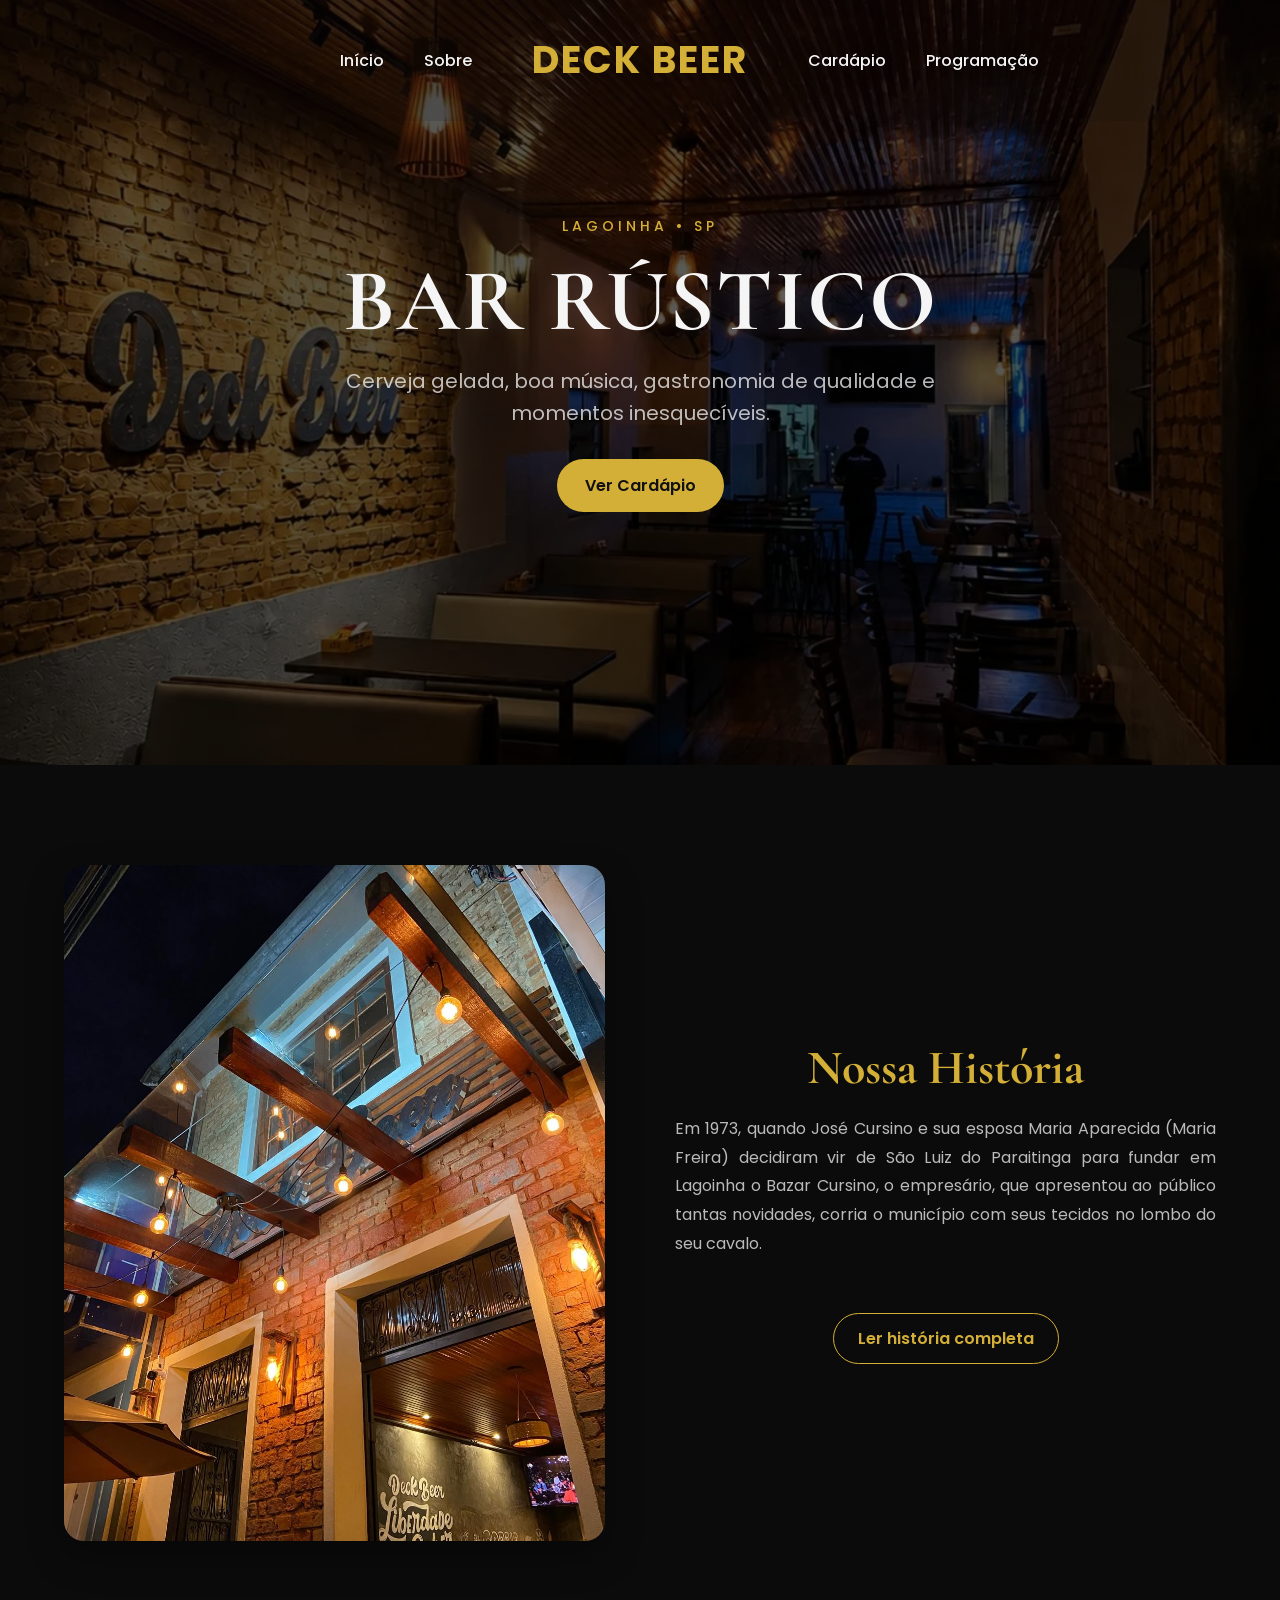
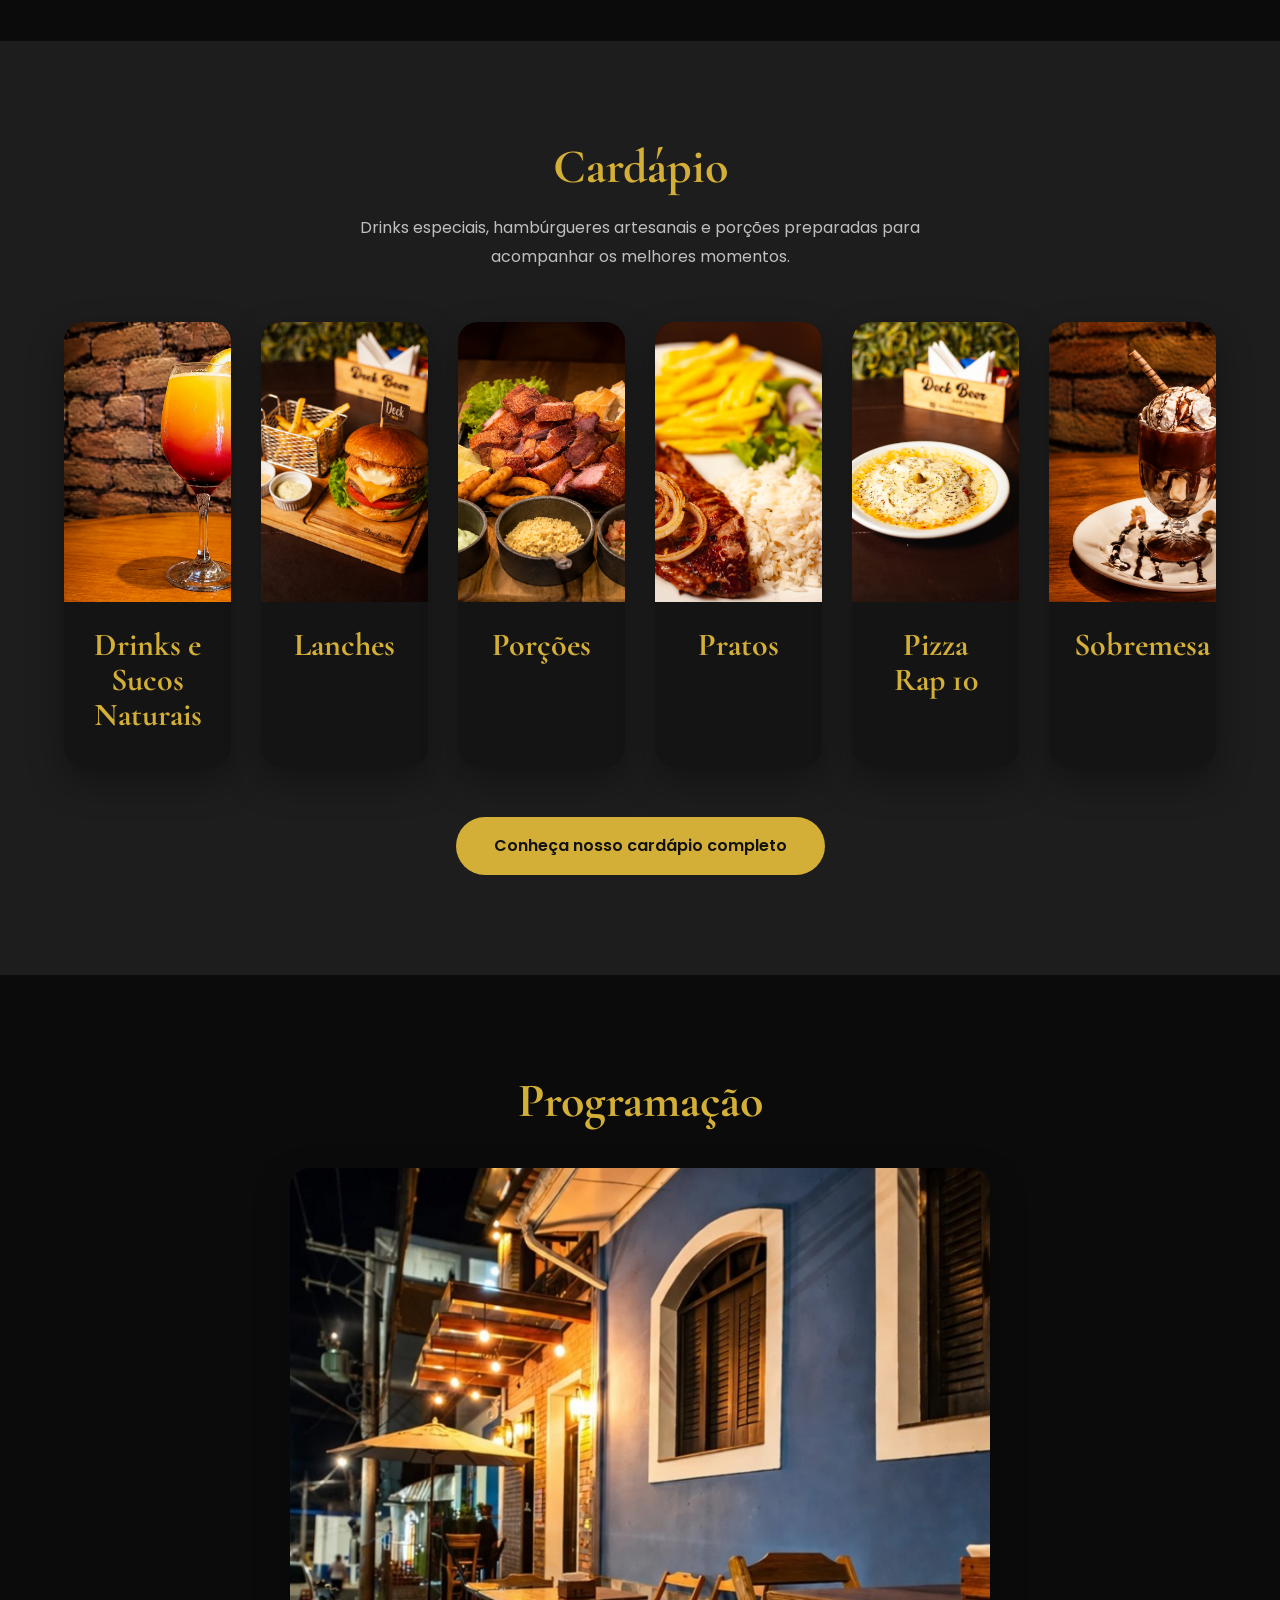
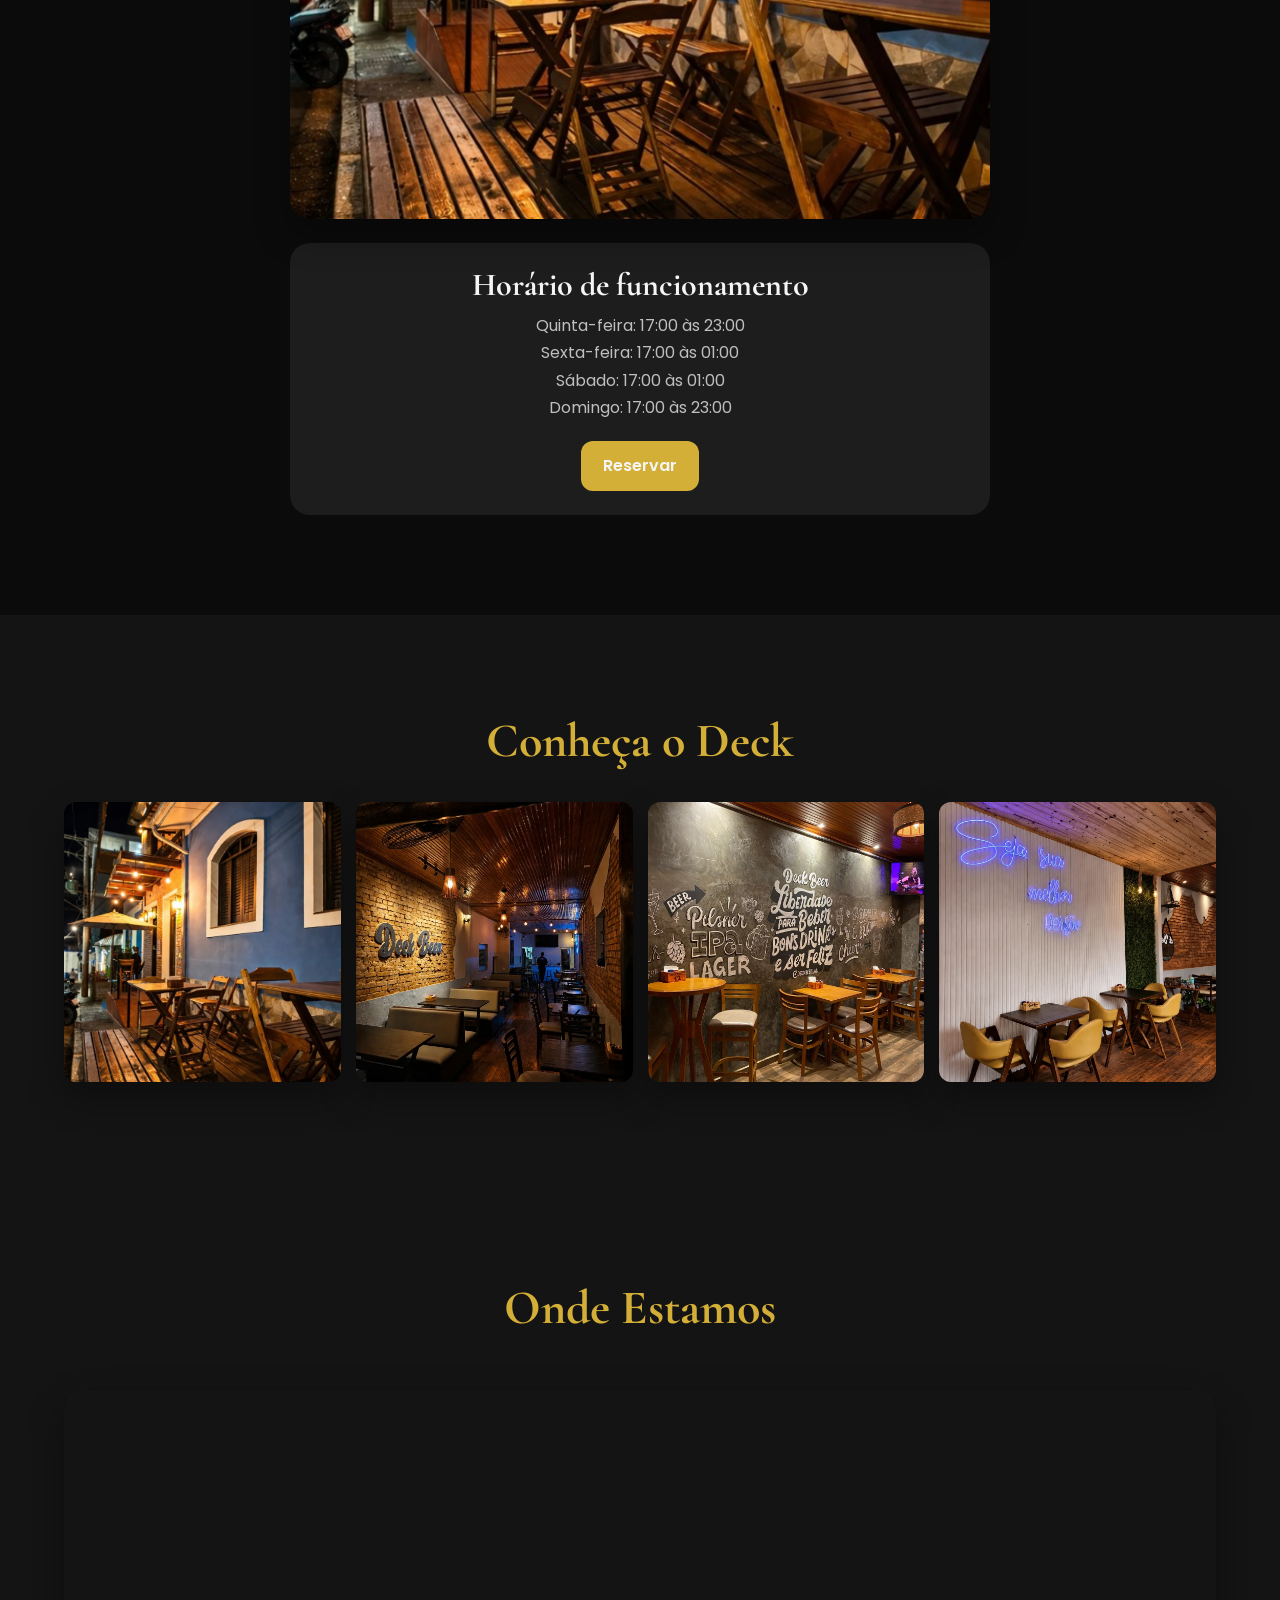
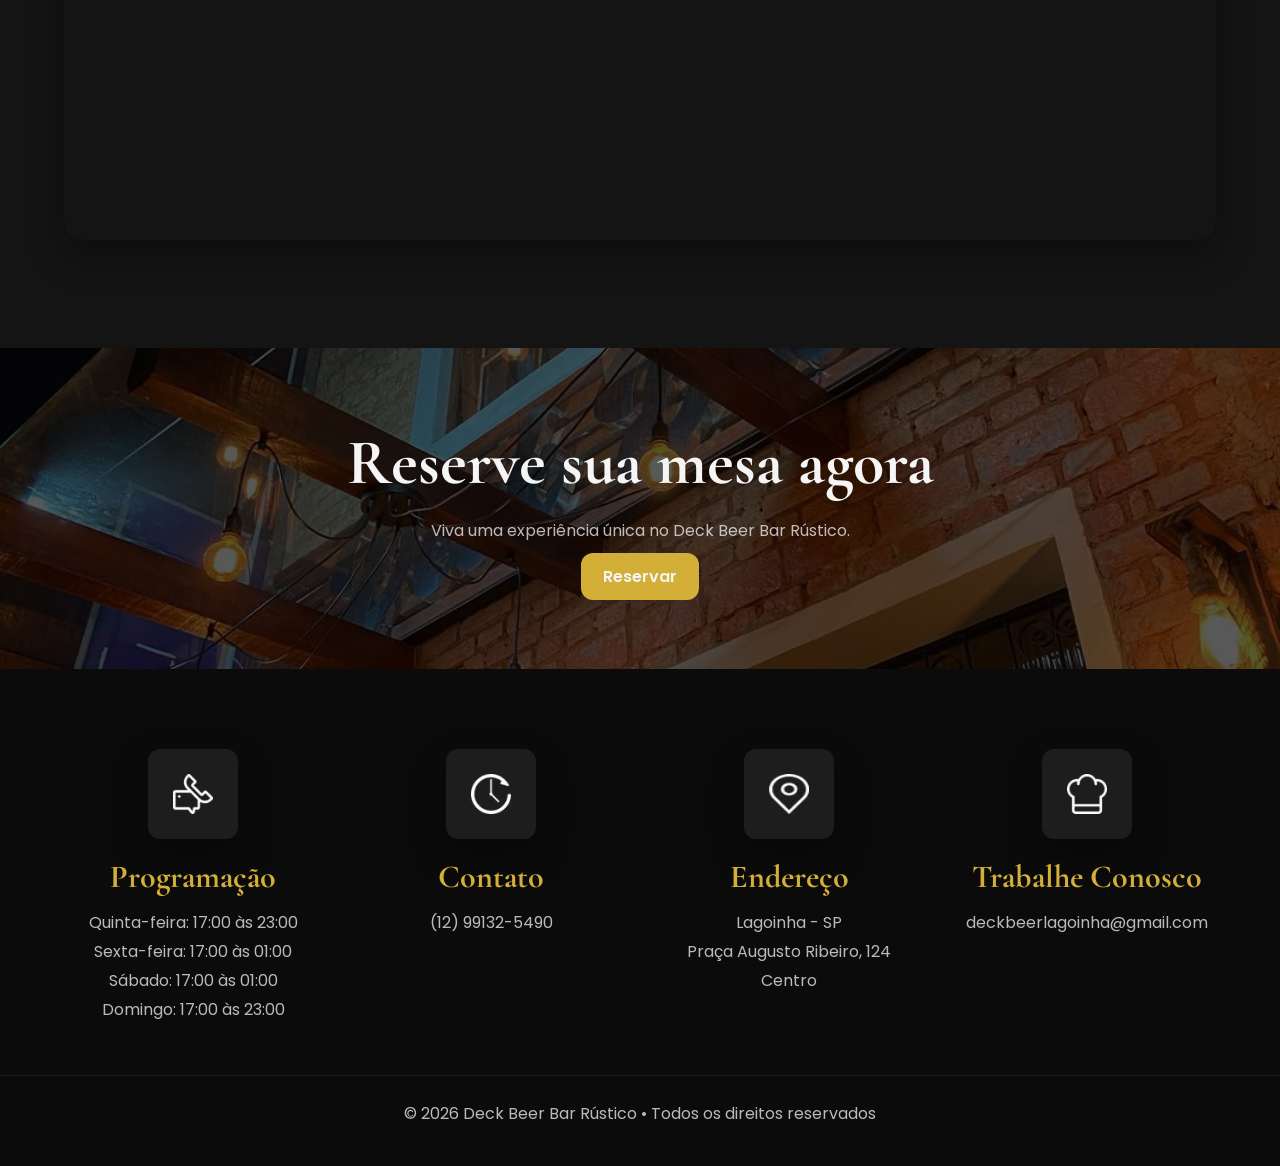
<file: index.html>
<!doctype html>
<html lang="pt-BR">
  <head>
    <meta charset="UTF-8" />
    <meta name="viewport" content="width=device-width, initial-scale=1.0" />

    <title>Deck Beer Bar Rústico</title>

    <meta
      name="description"
      content="Deck Beer Bar Rústico em Lagoinha-SP. Drinks, porções, hambúrgueres artesanais, música ao vivo e ambiente aconchegante."
    />

    <link rel="canonical" href="https://deckbeerlagoinha.com.br/" />

    <!-- Open Graph -->
    <meta property="og:locale" content="pt_BR" />
    <meta property="og:type" content="website" />
    <meta property="og:site_name" content="Deck Beer Bar Rústico" />
    <meta property="og:title" content="Deck Beer Bar Rústico" />

    <meta
      property="og:description"
      content="Drinks, porções, hambúrgueres artesanais e música ao vivo em Lagoinha-SP."
    />

    <meta property="og:url" content="https://deckbeerlagoinha.com.br/" />

    <meta
      property="og:image"
      content="https://deckbeerlagoinha.com.br/img/sobre.jpg"
    />

    <meta
      property="og:image:alt"
      content="Ambiente do Deck Beer Bar Rústico em Lagoinha-SP"
    />

    <meta property="og:image:width" content="1200" />
    <meta property="og:image:height" content="630" />

    <!-- Favicon -->
    <link rel="icon" type="image/png" href="./favicon.png" />

    <!-- Fontes -->
    <link rel="preconnect" href="https://fonts.googleapis.com" />
    <link rel="preconnect" href="https://fonts.gstatic.com" crossorigin />

    <link
      href="https://fonts.googleapis.com/css2?family=Cormorant+Garamond:wght@500;700&family=Poppins:wght@300;400;500;600&display=swap"
      rel="stylesheet"
    />

    <!-- Estilos -->
    <link rel="stylesheet" href="./CSS/style.css" />
  </head>

  <header>
    <nav id="navbar" aria-label="Navegação principal">
      <div class="container nav-content">
        <div class="nav-left">
          <a href="#inicio">Início</a>
          <a href="#sobre">Sobre</a>
        </div>

        <a href="#" class="logo" aria-label="Voltar ao início da página">
          DECK BEER
        </a>

        <div class="nav-right">
          <a href="cardapio.html">Cardápio</a>
          <a href="#programacao">Programação</a>
        </div>

        <button
          class="menu-hamburguer"
          id="menuHamburguer"
          type="button"
          aria-label="Abrir menu"
          aria-expanded="false"
          aria-controls="menuMobile"
        >
          <span></span>
          <span></span>
          <span></span>
        </button>
      </div>

      <div class="menu-mobile" id="menuMobile" aria-hidden="true">
        <a href="#inicio">Início</a>
        <a href="#sobre">Sobre</a>
        <a href="#cardapio">Cardápio</a>
        <a href="#programacao">Programação</a>
      </div>
    </nav>
  </header>
  <body>
    <main>
      <section class="hero" id="inicio">
        <div class="hero-content">
          <span class="hero-tag">LAGOINHA • SP </span>
          <h1>Bar Rústico</h1>

          <p>
            Cerveja gelada, boa música, gastronomia de qualidade e momentos
            inesquecíveis.
          </p>

          <a href="cardapio.html" class="btn"> Ver Cardápio </a>
        </div>
      </section>

      <section class="sobre" id="sobre">
        <div class="container sobre-content">
          <img
            src="./img/sobre.jpg"
            alt="Fachada do Deck Beer"
            loading="lazy"
            decoding="async"
          />

          <div>
            <h2 class="section-title">Nossa História</h2>

            <p>
              Em 1973, quando José Cursino e sua esposa Maria Aparecida (Maria
              Freira) decidiram vir de São Luiz do Paraitinga para fundar em
              Lagoinha o Bazar Cursino, o empresário, que apresentou ao público
              tantas novidades, corria o município com seus tecidos no lombo do
              seu cavalo.
            </p>

            <div
              class="historia-completa"
              id="historiaCompleta"
              aria-hidden="true"
            >
              <p>
                Também não sabia que seus tecidos e miudezas passariam a fazer
                parte da rotina nos lares de Lagoinha, nem que o seu espírito
                empreendedor fizesse com que o povo de Lagoinha reconhecesse em
                sua loja o centro da evolução do comércio da cidade. Foi ali que
                criou seus filhos.
              </p>

              <p>
                Um dia veio a pandemia, e o casal, que já beirava os oitenta
                anos, teve que fechar o comércio para cuidar um do outro no
                sítio que possuíam na localidade.
              </p>

              <p>
                A pandemia acabou, e eles queriam que sua filha mais nova
                continuasse tocando o bazar, pois era um negócio muito antigo.
                Mas, ao ver que seus produtos estavam desatualizados, resolveram
                fechar o comércio.
              </p>

              <p>
                Foi quando sua filha e seu genro decidiram fazer algo que não
                havia na cidade e que a cidade, sem dúvida, precisava e
                agradeceria: um “Bar Rústico”.
              </p>

              <p>
                Esse bar é o Deck Beer porque, como o nome indica, construiu-se
                um deck na calçada em frente à casa, onde os clientes têm uma
                visão geral da praça.
              </p>

              <p>Por isso veio a ideia: cerveja no deck.</p>

              <p>
                Hoje, há mais de 50 anos mantendo o espírito de inovação no
                comércio e para atender às novas demandas do mercado, a Casa
                Cursino preserva sua tradição de pioneirismo, com a família
                conduzindo um negócio que faz da oferta gastronômica o principal
                atrativo para quem busca maior qualidade em seus momentos de
                descontração e para o incansável apetite do turista que procura
                desfrutar das coisas boas que cada lugar do planeta tem para lhe
                oferecer.
              </p>
            </div>

            <button
              class="btn-historia"
              id="btnHistoria"
              type="button"
              aria-expanded="false"
              aria-controls="historiaCompleta"
            >
              Ler história completa
            </button>
          </div>
        </div>
      </section>

      <section class="cardapio" id="cardapio">
        <div class="container">
          <h2 class="section-title">Cardápio</h2>

          <p class="cardapio-subtitle">
            Drinks especiais, hambúrgueres artesanais e porções preparadas para
            acompanhar os melhores momentos.
          </p>

          <div class="cards">
            <a href="cardapio.html#drinks" class="card">
              <img
                src="./img/drink.jpeg"
                alt=""
                loading="lazy"
                decoding="async"
              />

              <div class="card-content">
                <h3>Drinks e Sucos Naturais</h3>
              </div>
            </a>

            <a href="cardapio.html#lanches" class="card">
              <img
                src="./img/lanche.png"
                alt=""
                loading="lazy"
                decoding="async"
              />

              <div class="card-content">
                <h3>Lanches</h3>
              </div>
            </a>

            <a href="cardapio.html#porcoes" class="card">
              <img
                src="./img/porcao.jfif"
                alt=""
                loading="lazy"
                decoding="async"
              />

              <div class="card-content">
                <h3>Porções</h3>
              </div>
            </a>

            <a href="cardapio.html#pratosindividuais" class="card">
              <img
                src="./img/pratos.jpg"
                alt=""
                loading="lazy"
                decoding="async"
              />

              <div class="card-content">
                <h3>Pratos</h3>
              </div>
            </a>

            <a href="cardapio.html#pizza" class="card">
              <img
                src="./img/pizza.jpg"
                alt=""
                loading="lazy"
                decoding="async"
              />

              <div class="card-content">
                <h3>Pizza Rap 10</h3>
              </div>
            </a>

            <a href="cardapio.html#sobremesas" class="card">
              <img
                src="./img/cardapio/sobremesa.jpeg"
                alt=""
                loading="lazy"
                decoding="async"
              />

              <div class="card-content">
                <h3>Sobremesa</h3>
              </div>
            </a>
          </div>

          <div class="cardapio-cta">
            <a href="cardapio.html" class="btn-cardapio">
              Conheça nosso cardápio completo
            </a>
          </div>
        </div>
      </section>

      <section class="eventos" id="programacao">
        <div class="container">
          <h2 class="section-title">Programação</h2>

          <div
            class="slider"
            role="region"
            aria-label="Imagens dos próximos eventos"
          >
            <button
              class="slider-btn prev"
              type="button"
              aria-label="Ver evento anterior"
            >
              &#10094;
            </button>

            <div class="slides" aria-live="polite">
              <div class="slide active" aria-hidden="false">
                <img
                  src="./img/local-1.jpg"
                  alt="Divulgação do evento de Dia dos Namorados no Deck Beer"
                  loading="lazy"
                  decoding="async"
                />
              </div>
            </div>

            <button
              class="slider-btn next"
              type="button"
              aria-label="Ver próximo evento"
            >
              &#10095;
            </button>
          </div>

          <div class="evento-info">
            <!-- <div class="evento-tag">Próximo evento</div> -->

            <h3>Horário de funcionamento</h3>

            <!--  <div class="evento-data">12 de junho</div> -->

            <p>Quinta-feira: 17:00 às 23:00</p>
            <p>Sexta-feira: 17:00 às 01:00</p>
            <p>Sábado: 17:00 às 01:00</p>
            <p>Domingo: 17:00 às 23:00</p>

            <a
              class="btn-reservar"
              href="https://wa.me/5512991325490?text=Ol%C3%A1%21%20Gostaria%20de%20fazer%20uma%20reserva.%0A%0ANome%3A%20%0AData%3A%20%0AHor%C3%A1rio%3A%20%0AQuantidade%20de%20pessoas%3A%20"
              target="_blank"
              rel="noopener noreferrer"
            >
              Reservar
            </a>
          </div>
        </div>
      </section>

      <section class="galeria">
        <div class="container">
          <h2 class="section-title">Conheça o Deck</h2>

          <div class="gallery-grid">
            <img
              src="./img/local-1.jpg"
              alt="Área externa do Deck Beer"
              loading="lazy"
              decoding="async"
            />

            <img
              src="./img/local-2.jpg"
              alt="Área interna do Deck Beer"
              loading="lazy"
              decoding="async"
            />

            <img
              src="./img/local-3.jpg"
              alt="Outro ângulo da área interna do Deck Beer"
              loading="lazy"
              decoding="async"
            />

            <img
              src="./img/local-4.jpg"
              alt="Entrada do Deck Beer"
              loading="lazy"
              decoding="async"
            />
          </div>
        </div>
      </section>

      <section class="localizacao">
        <div class="container">
          <h2 class="section-title">Onde Estamos</h2>

          <iframe
            src="https://www.google.com/maps/embed?pb=!1m18!1m12!1m3!1d545.5790928930354!2d-45.19037795192847!3d-23.089625903711312!2m3!1f0!2f0!3f0!3m2!1i1024!2i768!4f13.1!3m3!1m2!1s0x94cd25d99258d981%3A0xc126ef6b6737c485!2sDeck%20Beer%20Bar%20R%C3%BAstico%20Lagoinha%20SP!5e0!3m2!1spt-BR!2sbr!4v1780427307039!5m2!1spt-BR!2sbr"
            title="Localização do Deck Beer Bar Rústico no Google Maps"
            width="600"
            height="450"
            allowfullscreen
            loading="lazy"
            referrerpolicy="no-referrer-when-downgrade"
          ></iframe>
        </div>
      </section>

      <section class="cta">
        <div class="container">
          <h2>Reserve sua mesa agora</h2>

          <p>Viva uma experiência única no Deck Beer Bar Rústico.</p>

          <a
            class="btn-reservar"
            href="https://wa.me/5512991325490?text=Ol%C3%A1%21%20Gostaria%20de%20fazer%20uma%20reserva.%0A%0ANome%3A%20%0AData%3A%20%0AHor%C3%A1rio%3A%20%0AQuantidade%20de%20pessoas%3A%20"
            target="_blank"
            rel="noopener noreferrer"
          >
            Reservar
          </a>
        </div>
      </section>
    </main>

    <footer id="programacao">
      <div class="container footer-grid">
        <div class="footer-item">
          <div class="footer-icon">
            <img
              src="./img/horario.png"
              alt=""
              loading="lazy"
              decoding="async"
            />
          </div>

          <h3>Programação</h3>

          <p>Quinta-feira: 17:00 às 23:00</p>
          <p>Sexta-feira: 17:00 às 01:00</p>
          <p>Sábado: 17:00 às 01:00</p>
          <p>Domingo: 17:00 às 23:00</p>
        </div>

        <div class="footer-item">
          <div class="footer-icon">
            <img
              src="./img/contato.png"
              alt=""
              loading="lazy"
              decoding="async"
            />
          </div>

          <h3>Contato</h3>

          <p>
            <a href="tel:+5512991325490">(12) 99132-5490</a>
          </p>
        </div>

        <div class="footer-item">
          <div class="footer-icon">
            <img src="./img/local.png" alt="" loading="lazy" decoding="async" />
          </div>

          <h3>Endereço</h3>

          <p>Lagoinha - SP</p>
          <p>Praça Augusto Ribeiro, 124</p>
          <p>Centro</p>
        </div>

        <div class="footer-item">
          <div class="footer-icon">
            <img
              src="./img/trabalhe.png"
              alt=""
              loading="lazy"
              decoding="async"
            />
          </div>

          <h3>Trabalhe Conosco</h3>

          <p>
            <a href="mailto:deckbeerlagoinha@gmail.com"
              >deckbeerlagoinha@gmail.com</a
            >
          </p>
        </div>
      </div>

      <div class="footer-bottom">
        <p>© 2026 Deck Beer Bar Rústico • Todos os direitos reservados</p>
      </div>
    </footer>
    <script src="./js/geral.js"></script>
  </body>
</html>
</file>
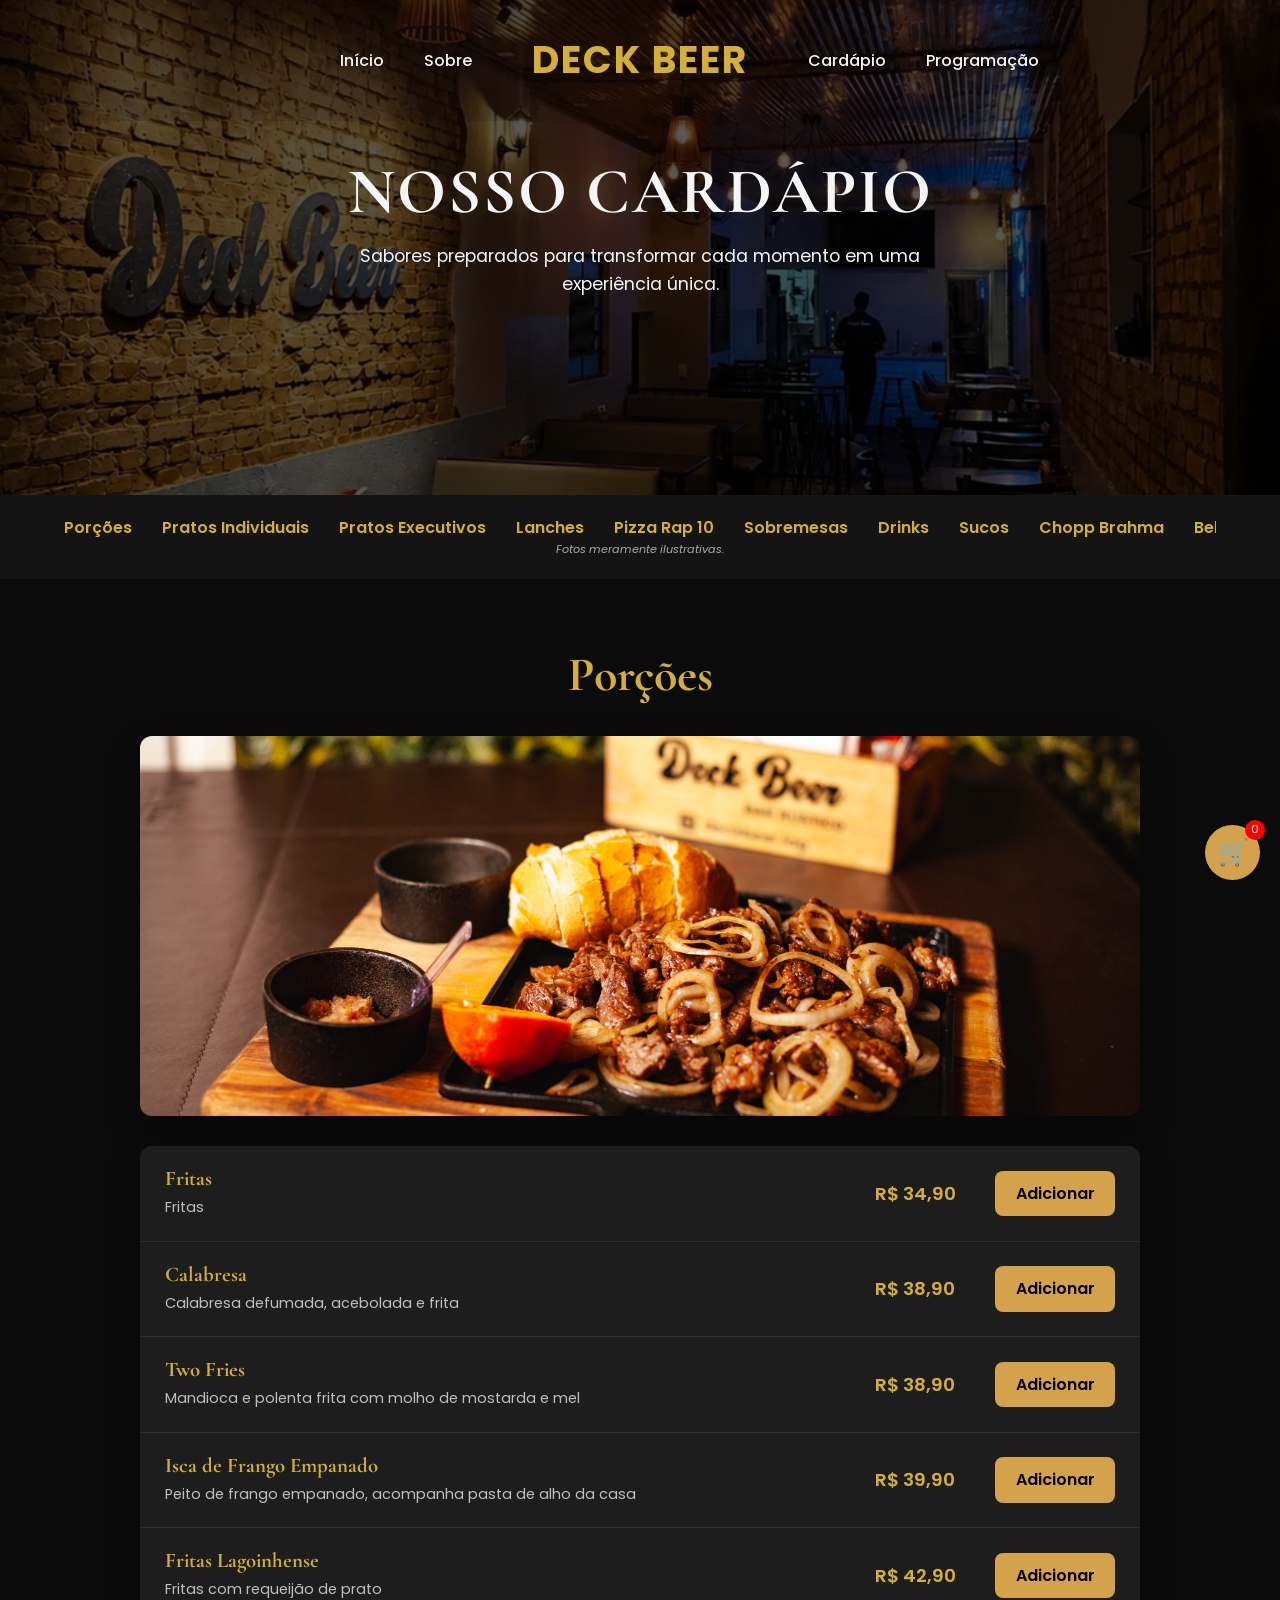
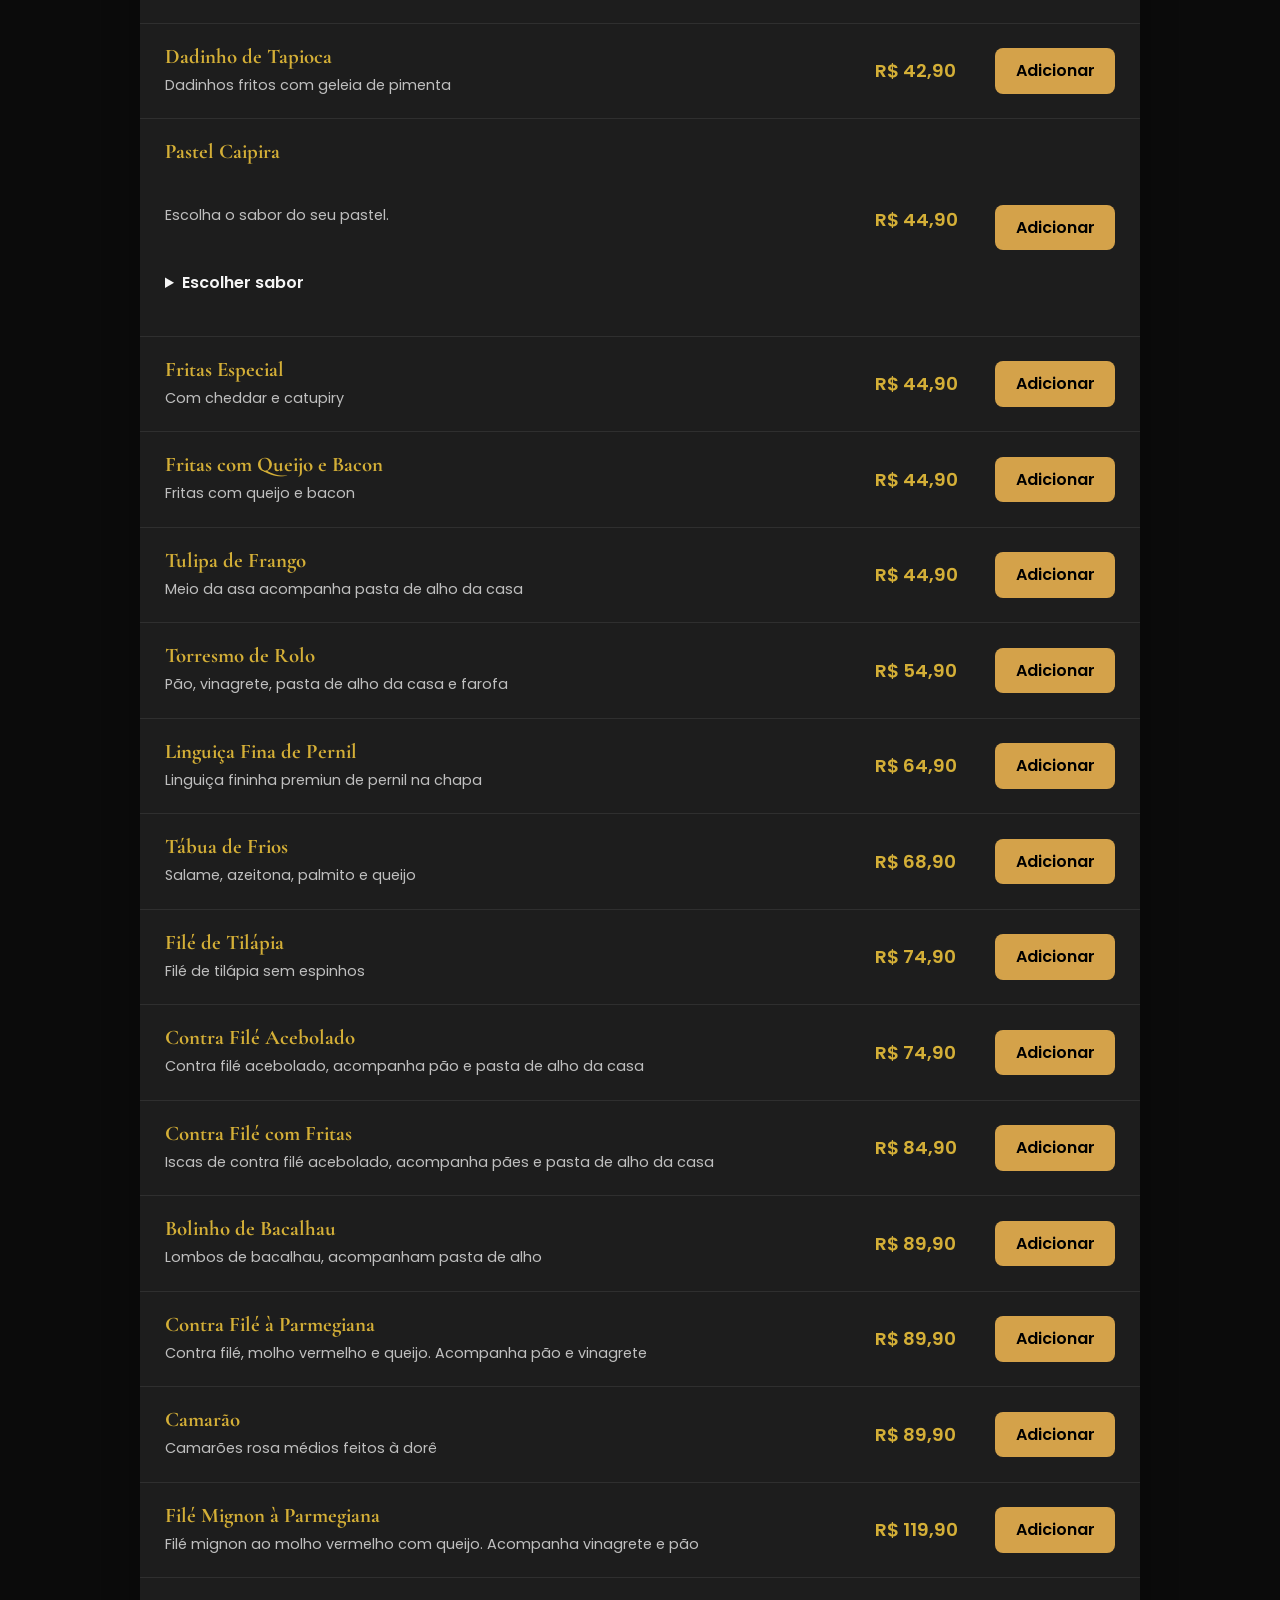
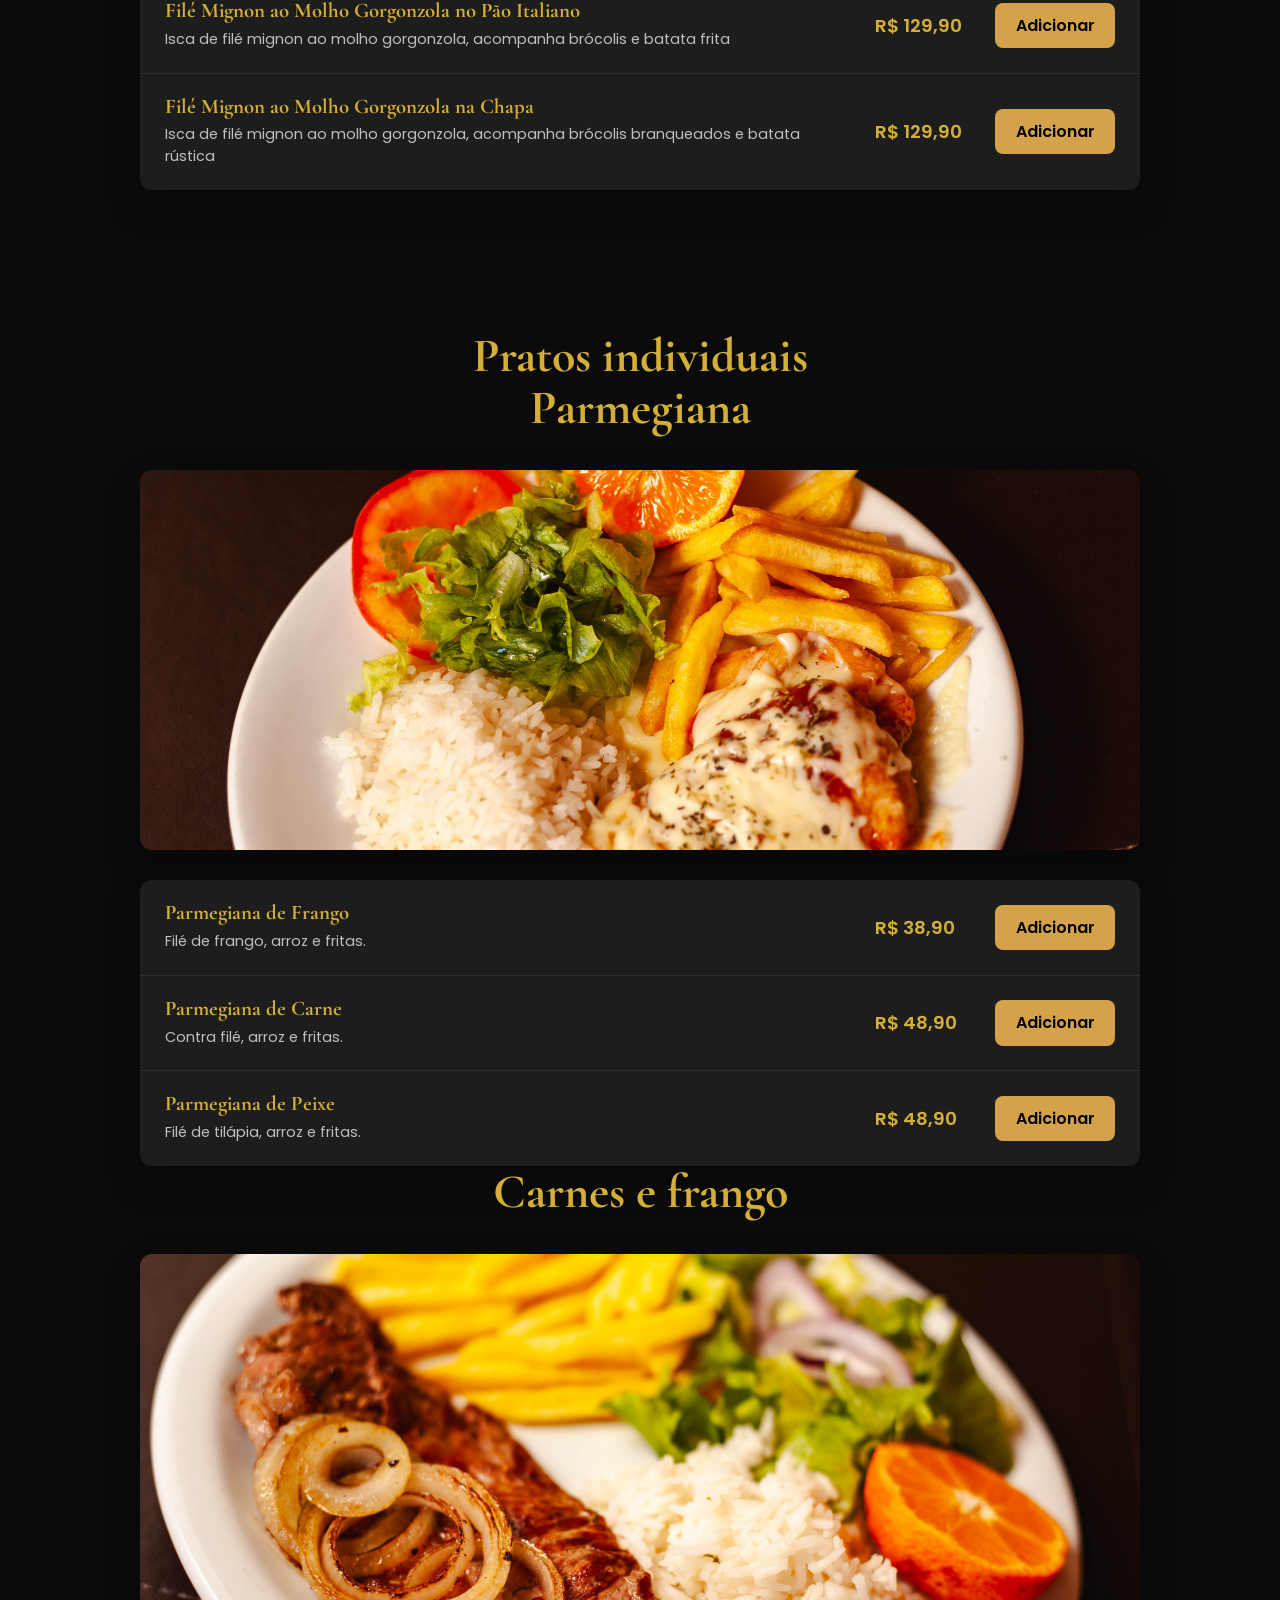
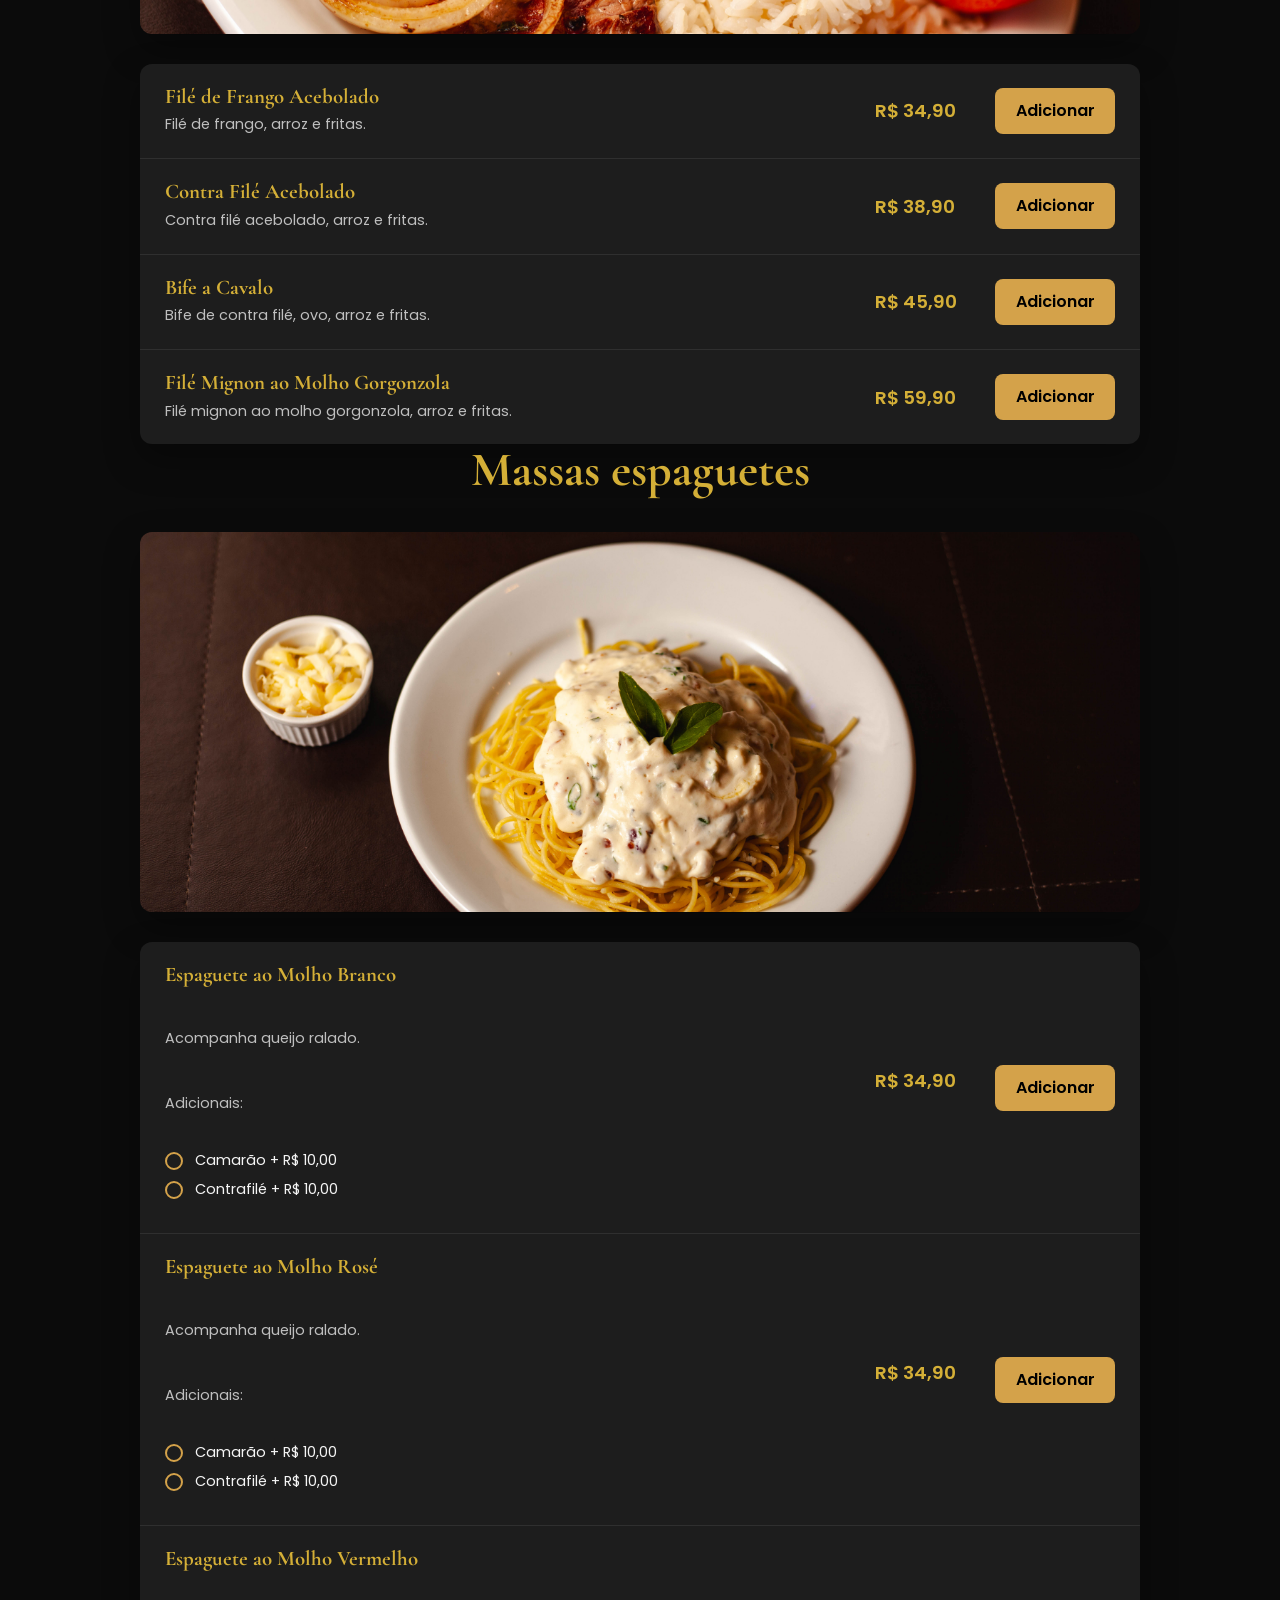
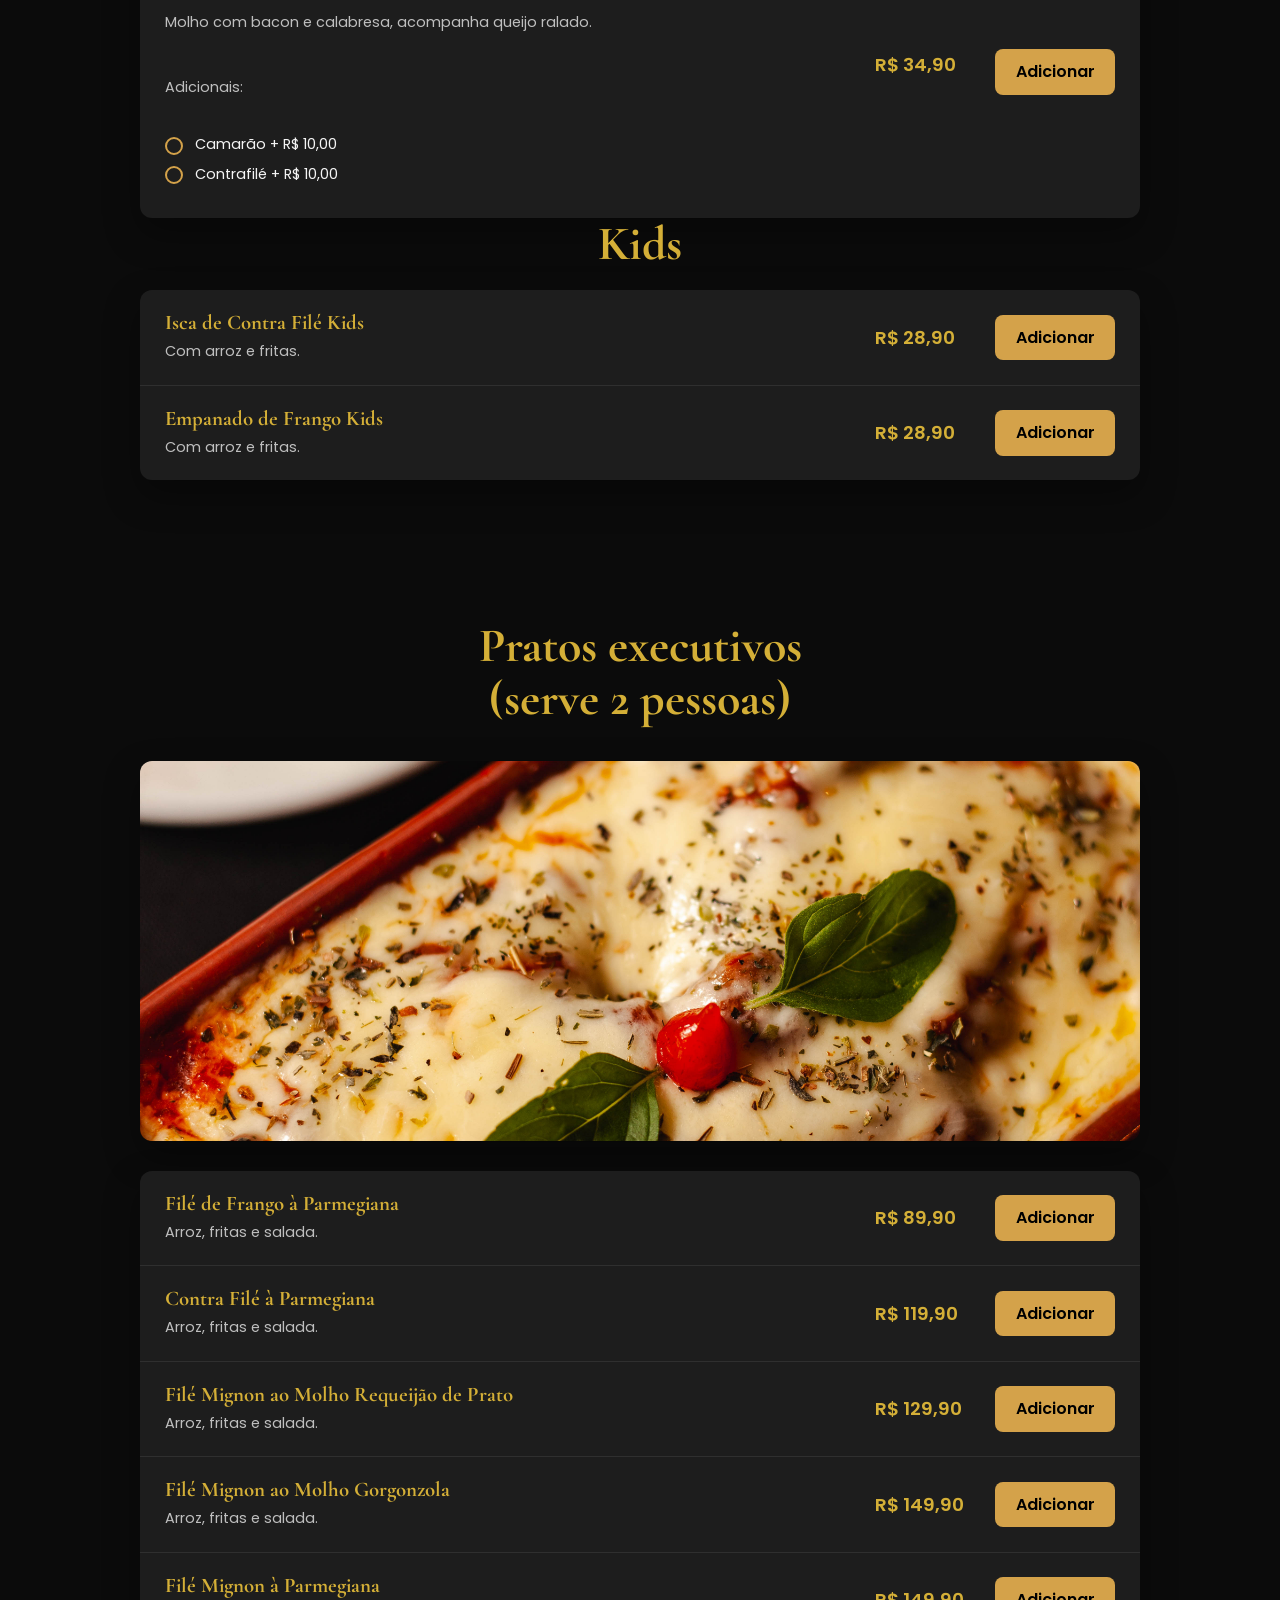
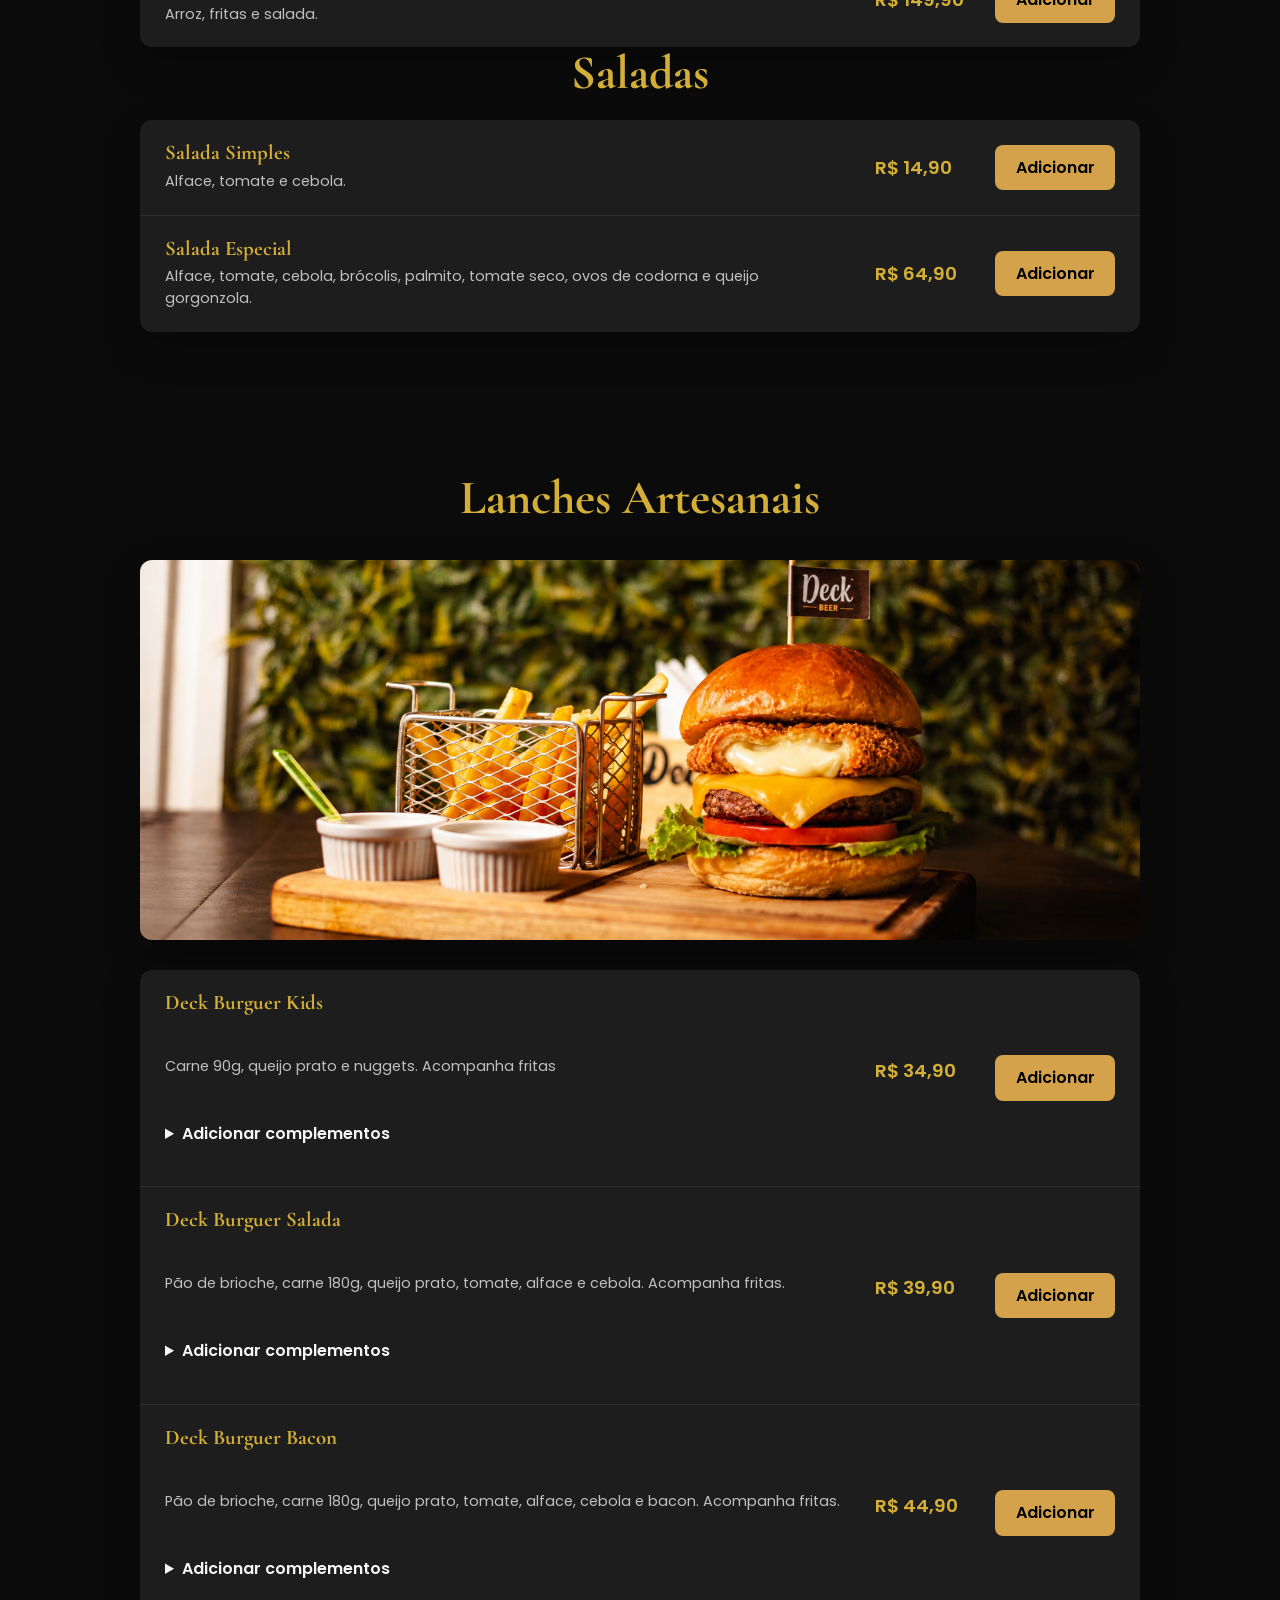
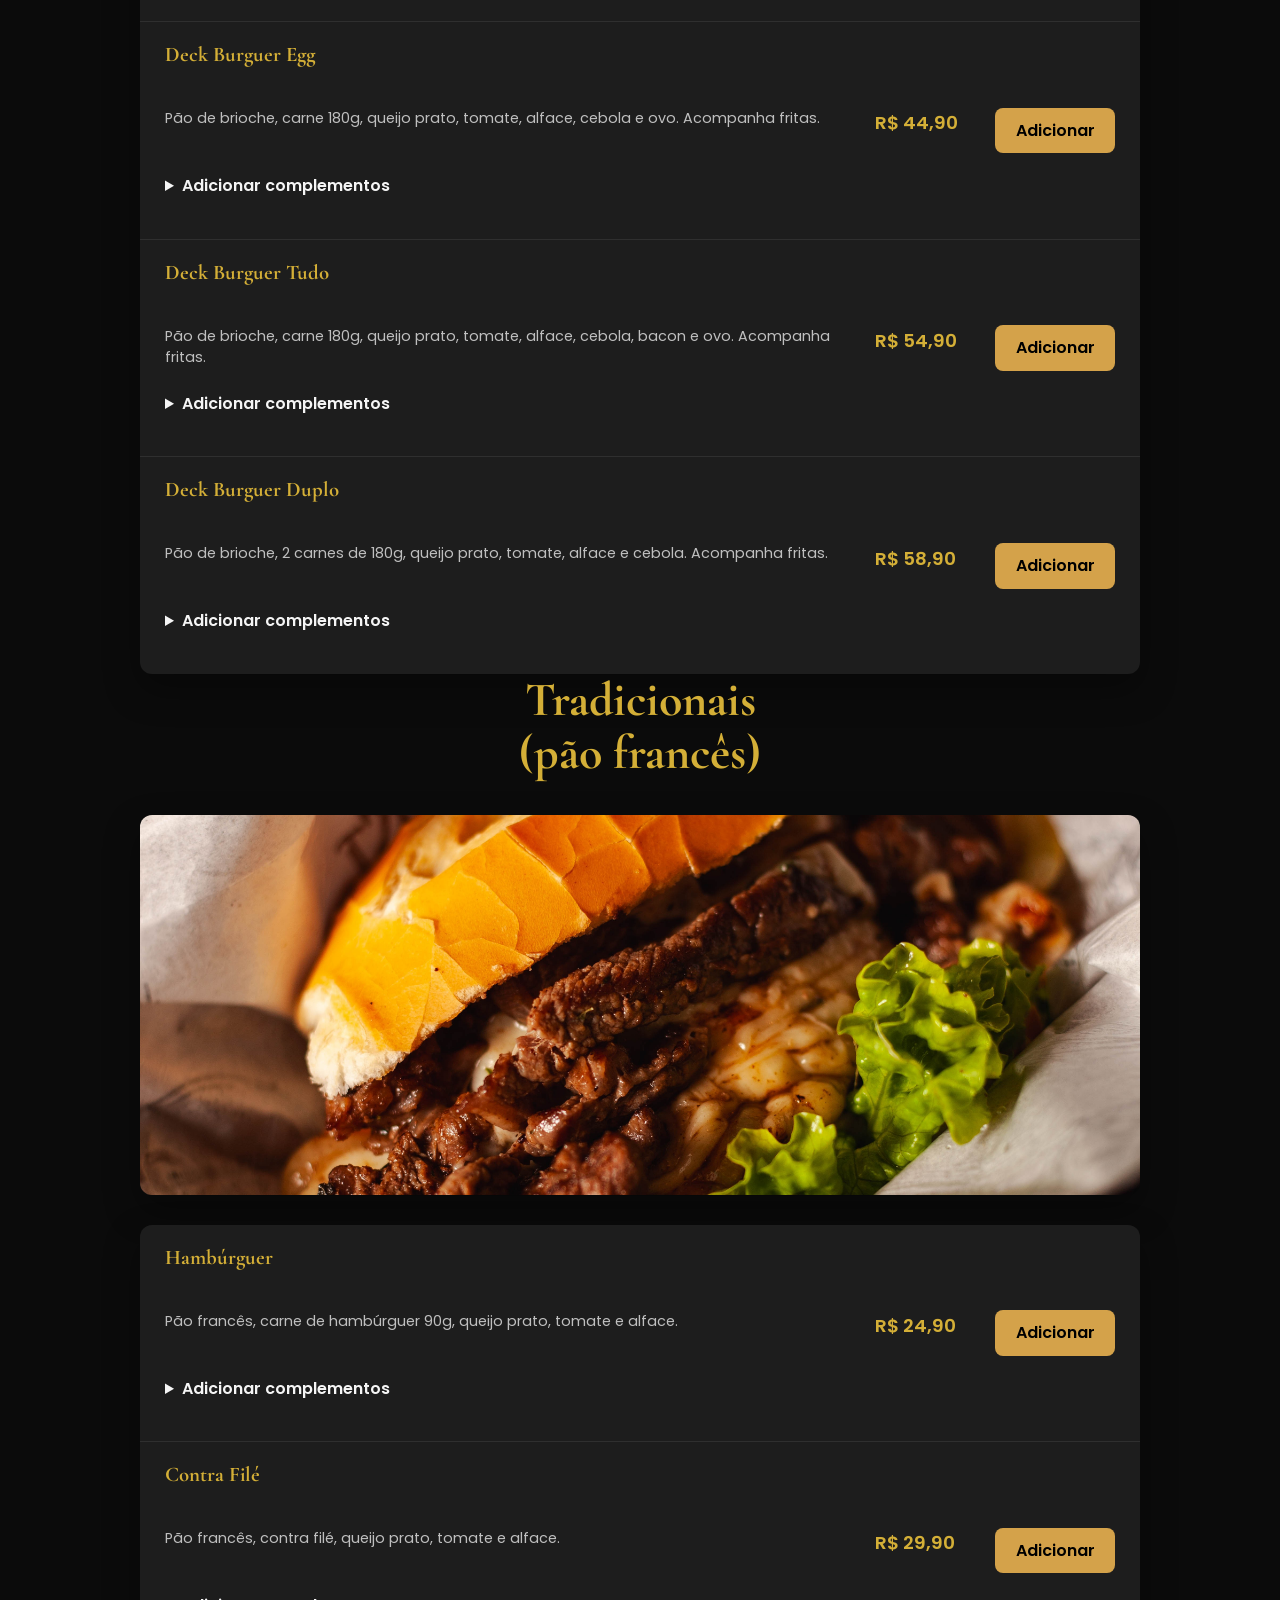
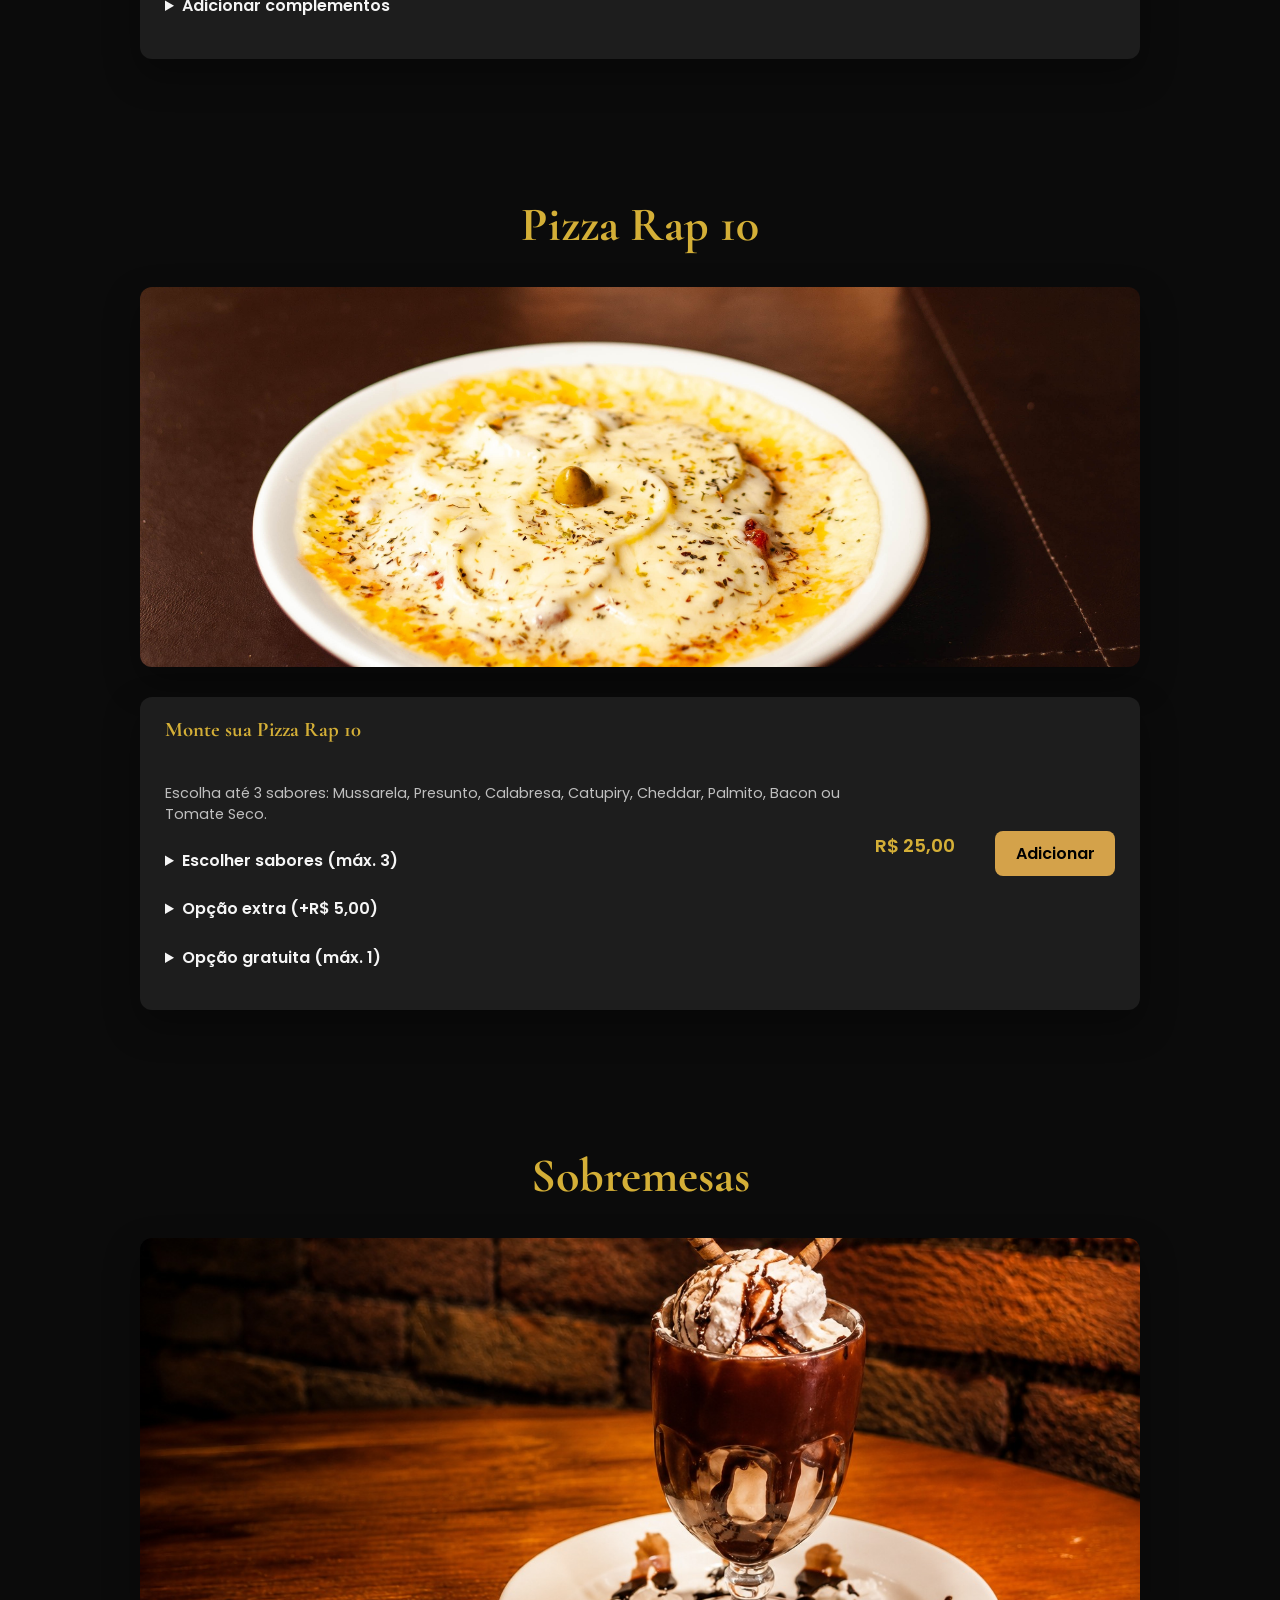
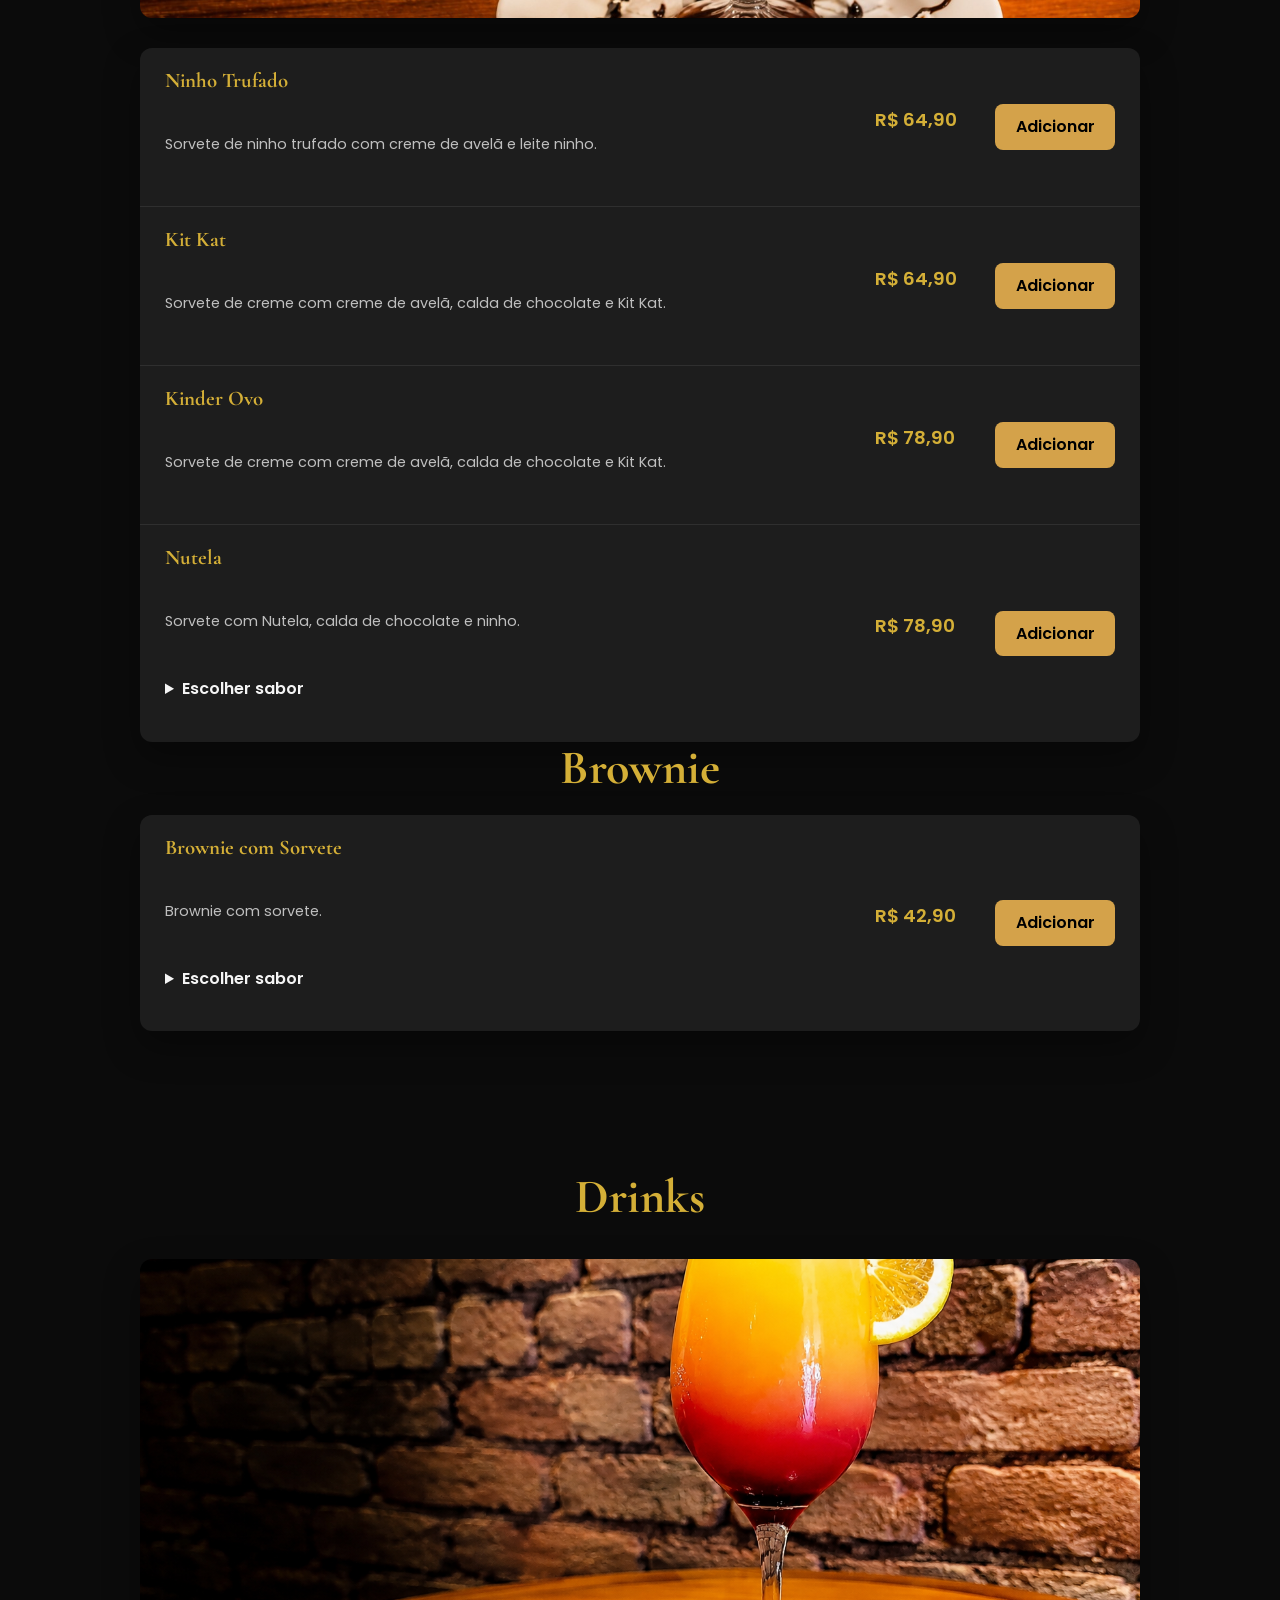
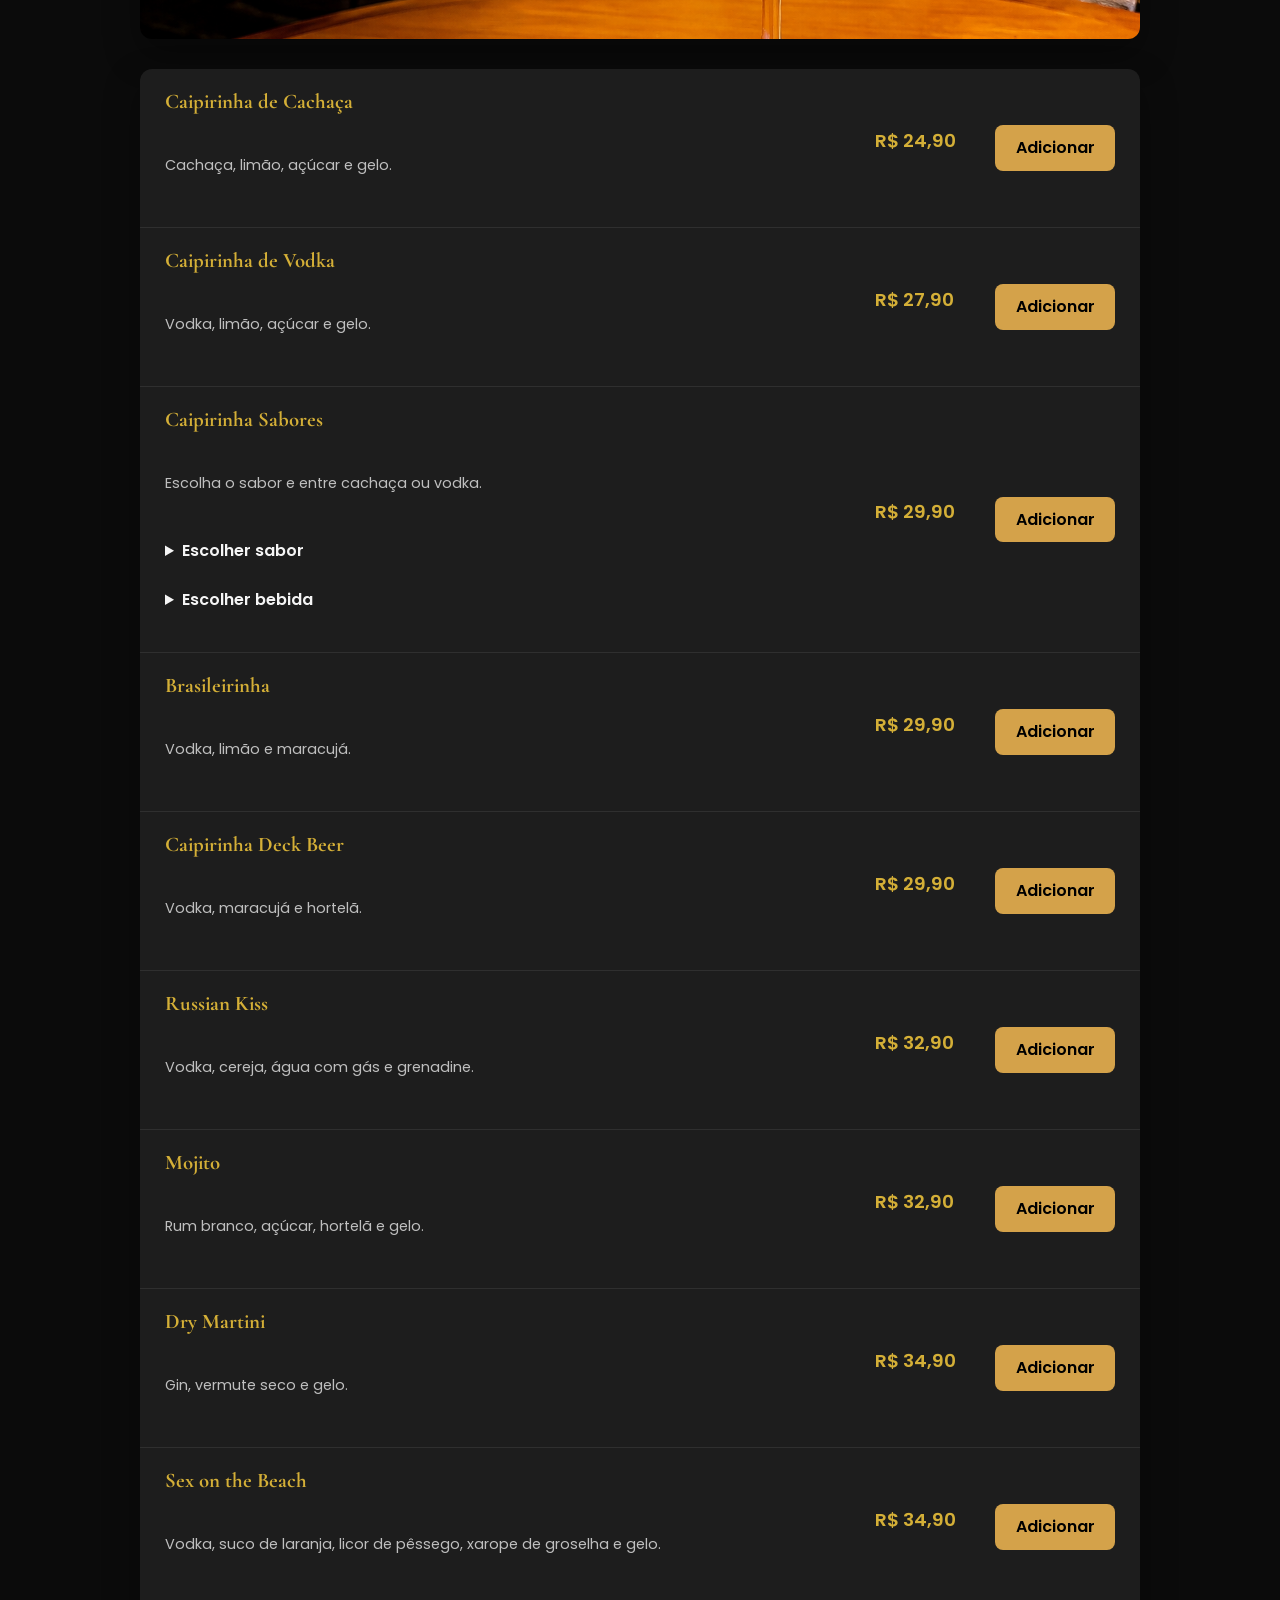
<file: cardapio.html>
<!doctype html>
<html lang="pt-BR">
  <head>
    <meta charset="UTF-8" />
    <meta
      name="viewport"
      content="width=device-width, initial-scale=1.0, maximum-scale=1.0, user-scalable=no"
    />

    <title>Cardápio | Deck Beer</title>

    <link rel="stylesheet" href="./CSS/style.css" />
    <link rel="icon" href="favicon.png" />

    <link
      href="https://fonts.googleapis.com/css2?family=Cormorant+Garamond:wght@500;700&family=Poppins:wght@300;400;500;600&display=swap"
      rel="stylesheet"
    />
  </head>

  <body>
    <header>
      <nav id="navbar" aria-label="Navegação principal">
        <div class="container nav-content">
          <div class="nav-left">
            <a href="index.html">Início</a>
            <a href="index.html#sobre">Sobre</a>
          </div>

          <a href="#" class="logo" aria-label="Voltar ao início da página">
            DECK BEER
          </a>

          <div class="nav-right">
            <a href="#cardapio">Cardápio</a>
            <a href="#programacao">Programação</a>
          </div>

          <button
            class="menu-hamburguer"
            id="menuHamburguer"
            type="button"
            aria-label="Abrir menu"
            aria-expanded="false"
            aria-controls="menuMobile"
          >
            <span></span>
            <span></span>
            <span></span>
          </button>
        </div>

        <div class="menu-mobile" id="menuMobile" aria-hidden="true">
          <a href="index.html">Início</a>
          <a href="index.html#sobre">Sobre</a>
          <a href="cardapio.html">Cardápio</a>
          <a href="index.html#programacao">Programação</a>
        </div>
      </nav>
    </header>

    <main>
      <section class="hero-cardapio">
        <div class="hero-content">
          <h1>Nosso Cardápio</h1>

          <p>
            Sabores preparados para transformar cada momento em uma experiência
            única.
          </p>
        </div>
      </section>

      <section class="menu-categorias">
        <div class="container">
          <a href="#porcoes">Porções</a>
          <a href="#pratosindividuais">Pratos Individuais</a>
          <a href="#pratosexecutivos">Pratos Executivos</a>
          <a href="#lanches">Lanches</a>
          <a href="#pizza">Pizza Rap 10</a>
          <a href="#sobremesas">Sobremesas</a>
          <a href="#drinks">Drinks</a>
          <a href="#sucos">Sucos</a>
          <a href="#chopp">Chopp Brahma</a>
          <a href="#bebidas">Bebidas</a>
          <a href="#doses">Doses</a>
        </div>

        <p class="aviso-cardapio">Fotos meramente ilustrativas.</p>
      </section>

      <!-- PORÇÕES -->
      <section class="categoria-cardapio" id="porcoes">
        <div class="container">
          <h2 class="section-title">Porções</h2>

          <div class="porcoes-lista">
            <div class="porcoes-destaque">
              <img src="./img/cardapio/porcoes.jpg" alt="Porções" />
            </div>

            <div class="lista-porcoes">
              <div class="porcao-item">
                <div class="porcao-conteudo">
                  <h3>Fritas</h3>
                  <p>Fritas</p>
                </div>

                <div class="porcao-compra">
                  <span>R$ 34,90</span>

                  <button
                    class="btn-add"
                    onclick="adicionarAoCarrinho('Porção de Fritas', 34.9)"
                  >
                    Adicionar
                  </button>
                </div>
              </div>

              <div class="porcao-item">
                <div class="porcao-conteudo">
                  <h3>Calabresa</h3>
                  <p>Calabresa defumada, acebolada e frita</p>
                </div>

                <div class="porcao-compra">
                  <span>R$ 38,90</span>

                  <button
                    class="btn-add"
                    onclick="adicionarAoCarrinho('Porção de Calabresa', 38.9)"
                  >
                    Adicionar
                  </button>
                </div>
              </div>

              <div class="porcao-item">
                <div class="porcao-conteudo">
                  <h3>Two Fries</h3>
                  <p>Mandioca e polenta frita com molho de mostarda e mel</p>
                </div>

                <div class="porcao-compra">
                  <span>R$ 38,90</span>

                  <button
                    class="btn-add"
                    onclick="adicionarAoCarrinho('Porção de Two Fries', 38.9)"
                  >
                    Adicionar
                  </button>
                </div>
              </div>

              <div class="porcao-item">
                <div class="porcao-conteudo">
                  <h3>Isca de Frango Empanado</h3>
                  <p>
                    Peito de frango empanado, acompanha pasta de alho da casa
                  </p>
                </div>

                <div class="porcao-compra">
                  <span>R$ 39,90</span>

                  <button
                    class="btn-add"
                    onclick="
                      adicionarAoCarrinho(
                        'Porção deIsca de Frango Empanado',
                        39.9,
                      )
                    "
                  >
                    Adicionar
                  </button>
                </div>
              </div>

              <div class="porcao-item">
                <div class="porcao-conteudo">
                  <h3>Fritas Lagoinhense</h3>
                  <p>Fritas com requeijão de prato</p>
                </div>

                <div class="porcao-compra">
                  <span>R$ 42,90</span>

                  <button
                    class="btn-add"
                    onclick="
                      adicionarAoCarrinho('Porção de Fritas Lagoinhense', 42.9)
                    "
                  >
                    Adicionar
                  </button>
                </div>
              </div>

              <div class="porcao-item">
                <div class="porcao-conteudo">
                  <h3>Dadinho de Tapioca</h3>
                  <p>Dadinhos fritos com geleia de pimenta</p>
                </div>

                <div class="porcao-compra">
                  <span>R$ 42,90</span>

                  <button
                    class="btn-add"
                    onclick="
                      adicionarAoCarrinho('Porção de Dadinho de Tapioca', 42.9)
                    "
                  >
                    Adicionar
                  </button>
                </div>
              </div>

              <div class="porcao-item item-info">
                <div class="porcao-conteudo">
                  <h3>Pastel Caipira</h3>

                  <p>Escolha o sabor do seu pastel.</p>

                  <details class="adicionais">
                    <summary>Escolher sabor</summary>

                    <label>
                      <input
                        type="radio"
                        name="sabor-pastel-caipira"
                        value="Carne moída"
                        class="sabor-pastel"
                      />
                      Carne moída
                    </label>

                    <label>
                      <input
                        type="radio"
                        name="sabor-pastel-caipira"
                        value="Queijo"
                        class="sabor-pastel"
                      />
                      Queijo
                    </label>

                    <label>
                      <input
                        type="radio"
                        name="sabor-pastel-caipira"
                        value="Requeijão de prato"
                        class="sabor-pastel"
                      />
                      Requeijão de prato
                    </label>

                    <label>
                      <input
                        type="radio"
                        name="sabor-pastel-caipira"
                        value="Carne seca"
                        class="sabor-pastel"
                      />
                      Carne seca
                    </label>

                    <label>
                      <input
                        type="radio"
                        name="sabor-pastel-caipira"
                        value="Costela"
                        class="sabor-pastel"
                      />
                      Costela
                    </label>

                    <label>
                      <input
                        type="radio"
                        name="sabor-pastel-caipira"
                        value="Camarão"
                        class="sabor-pastel"
                      />
                      Camarão
                    </label>
                  </details>
                </div>

                <div class="porcao-compra">
                  <span>R$ 44,90</span>

                  <button class="btn-add" onclick="adicionarPastelCaipira()">
                    Adicionar
                  </button>
                </div>
              </div>

              <div class="porcao-item">
                <div class="porcao-conteudo">
                  <h3>Fritas Especial</h3>
                  <p>Com cheddar e catupiry</p>
                </div>

                <div class="porcao-compra">
                  <span>R$ 44,90</span>

                  <button
                    class="btn-add"
                    onclick="
                      adicionarAoCarrinho('Porção de Fritas Especial', 44.9)
                    "
                  >
                    Adicionar
                  </button>
                </div>
              </div>

              <div class="porcao-item">
                <div class="porcao-conteudo">
                  <h3>Fritas com Queijo e Bacon</h3>
                  <p>Fritas com queijo e bacon</p>
                </div>

                <div class="porcao-compra">
                  <span>R$ 44,90</span>

                  <button
                    class="btn-add"
                    onclick="
                      adicionarAoCarrinho(
                        'Porção de Fritas com Queijo e Bacon',
                        44.9,
                      )
                    "
                  >
                    Adicionar
                  </button>
                </div>
              </div>

              <div class="porcao-item">
                <div class="porcao-conteudo">
                  <h3>Tulipa de Frango</h3>
                  <p>Meio da asa acompanha pasta de alho da casa</p>
                </div>

                <div class="porcao-compra">
                  <span>R$ 44,90</span>

                  <button
                    class="btn-add"
                    onclick="
                      adicionarAoCarrinho('Porção de Tulipa de Frango', 44.9)
                    "
                  >
                    Adicionar
                  </button>
                </div>
              </div>

              <div class="porcao-item">
                <div class="porcao-conteudo">
                  <h3>Torresmo de Rolo</h3>
                  <p>Pão, vinagrete, pasta de alho da casa e farofa</p>
                </div>

                <div class="porcao-compra">
                  <span>R$ 54,90</span>

                  <button
                    class="btn-add"
                    onclick="
                      adicionarAoCarrinho('Porção de Torresmo de Rolo', 54.9)
                    "
                  >
                    Adicionar
                  </button>
                </div>
              </div>

              <div class="porcao-item">
                <div class="porcao-conteudo">
                  <h3>Linguiça Fina de Pernil</h3>
                  <p>Linguiça fininha premiun de pernil na chapa</p>
                </div>

                <div class="porcao-compra">
                  <span>R$ 64,90</span>

                  <button
                    class="btn-add"
                    onclick="
                      adicionarAoCarrinho(
                        'Porção de Linguiça Fina de Pernil',
                        64.9,
                      )
                    "
                  >
                    Adicionar
                  </button>
                </div>
              </div>

              <div class="porcao-item">
                <div class="porcao-conteudo">
                  <h3>Tábua de Frios</h3>
                  <p>Salame, azeitona, palmito e queijo</p>
                </div>

                <div class="porcao-compra">
                  <span>R$ 68,90</span>

                  <button
                    class="btn-add"
                    onclick="
                      adicionarAoCarrinho('Porção de Tábua de Frios', 68.9)
                    "
                  >
                    Adicionar
                  </button>
                </div>
              </div>
              <div class="porcao-item">
                <div class="porcao-conteudo">
                  <h3>Filé de Tilápia</h3>
                  <p>Filé de tilápia sem espinhos</p>
                </div>

                <div class="porcao-compra">
                  <span>R$ 74,90</span>

                  <button
                    class="btn-add"
                    onclick="
                      adicionarAoCarrinho('Porção de Filé de Tilápia', 74.9)
                    "
                  >
                    Adicionar
                  </button>
                </div>
              </div>

              <div class="porcao-item">
                <div class="porcao-conteudo">
                  <h3>Contra Filé Acebolado</h3>
                  <p>
                    Contra filé acebolado, acompanha pão e pasta de alho da casa
                  </p>
                </div>

                <div class="porcao-compra">
                  <span>R$ 74,90</span>

                  <button
                    class="btn-add"
                    onclick="
                      adicionarAoCarrinho(
                        'Porção de Contra Filé Acebolado',
                        74.9,
                      )
                    "
                  >
                    Adicionar
                  </button>
                </div>
              </div>

              <div class="porcao-item">
                <div class="porcao-conteudo">
                  <h3>Contra Filé com Fritas</h3>
                  <p>
                    Iscas de contra filé acebolado, acompanha pães e pasta de
                    alho da casa
                  </p>
                </div>

                <div class="porcao-compra">
                  <span>R$ 84,90</span>

                  <button
                    class="btn-add"
                    onclick="
                      adicionarAoCarrinho(
                        'Porção de Contra Filé com Fritas',
                        84.9,
                      )
                    "
                  >
                    Adicionar
                  </button>
                </div>
              </div>

              <div class="porcao-item">
                <div class="porcao-conteudo">
                  <h3>Bolinho de Bacalhau</h3>
                  <p>Lombos de bacalhau, acompanham pasta de alho</p>
                </div>

                <div class="porcao-compra">
                  <span>R$ 89,90</span>

                  <button
                    class="btn-add"
                    onclick="
                      adicionarAoCarrinho('Porção de Bolinho de Bacalhau', 89.9)
                    "
                  >
                    Adicionar
                  </button>
                </div>
              </div>

              <div class="porcao-item">
                <div class="porcao-conteudo">
                  <h3>Contra Filé à Parmegiana</h3>
                  <p>
                    Contra filé, molho vermelho e queijo. Acompanha pão e
                    vinagrete
                  </p>
                </div>

                <div class="porcao-compra">
                  <span>R$ 89,90</span>

                  <button
                    class="btn-add"
                    onclick="
                      adicionarAoCarrinho(
                        'Porção de Contra Filé à Parmegiana',
                        89.9,
                      )
                    "
                  >
                    Adicionar
                  </button>
                </div>
              </div>

              <div class="porcao-item">
                <div class="porcao-conteudo">
                  <h3>Camarão</h3>
                  <p>Camarões rosa médios feitos à dorê</p>
                </div>

                <div class="porcao-compra">
                  <span>R$ 89,90</span>

                  <button
                    class="btn-add"
                    onclick="adicionarAoCarrinho('Porção de Camarão', 89.9)"
                  >
                    Adicionar
                  </button>
                </div>
              </div>

              <div class="porcao-item">
                <div class="porcao-conteudo">
                  <h3>Filé Mignon à Parmegiana</h3>
                  <p>
                    Filé mignon ao molho vermelho com queijo. Acompanha
                    vinagrete e pão
                  </p>
                </div>

                <div class="porcao-compra">
                  <span>R$ 119,90</span>

                  <button
                    class="btn-add"
                    onclick="
                      adicionarAoCarrinho(
                        'Porção de Filé Mignon à Parmegiana',
                        119.9,
                      )
                    "
                  >
                    Adicionar
                  </button>
                </div>
              </div>

              <div class="porcao-item">
                <div class="porcao-conteudo">
                  <h3>Filé Mignon ao Molho Gorgonzola no Pão Italiano</h3>
                  <p>
                    Isca de filé mignon ao molho gorgonzola, acompanha brócolis
                    e batata frita
                  </p>
                </div>

                <div class="porcao-compra">
                  <span>R$ 129,90</span>

                  <button
                    class="btn-add"
                    onclick="
                      adicionarAoCarrinho(
                        'Porção de Filé Mignon ao Molho Gorgonzola no Pão Italiano',
                        129.9,
                      )
                    "
                  >
                    Adicionar
                  </button>
                </div>
              </div>

              <div class="porcao-item">
                <div class="porcao-conteudo">
                  <h3>Filé Mignon ao Molho Gorgonzola na Chapa</h3>
                  <p>
                    Isca de filé mignon ao molho gorgonzola, acompanha brócolis
                    branqueados e batata rústica
                  </p>
                </div>

                <div class="porcao-compra">
                  <span>R$ 129,90</span>

                  <button
                    class="btn-add"
                    onclick="
                      adicionarAoCarrinho(
                        'Porção de Filé Mignon ao Molho Gorgonzola na Chapa',
                        129.9,
                      )
                    "
                  >
                    Adicionar
                  </button>
                </div>
              </div>
            </div>
          </div>
        </div>
      </section>

      <!--  PRATOS INDIVIDUAIS -->

      <section class="categoria-cardapio" id="pratosindividuais">
        <div class="container">
          <h2 class="section-title" id="parmegiana">
            Pratos individuais <br />Parmegiana
          </h2>

          <div class="porcoes-lista">
            <div class="porcoes-destaque">
              <img src="./img/cardapio/parmegiana.jpg" alt="Parmegiana" />
            </div>

            <div class="lista-porcoes">
              <div class="porcao-item">
                <div class="porcao-conteudo">
                  <h3>Parmegiana de Frango</h3>
                  <p>Filé de frango, arroz e fritas.</p>
                </div>

                <div class="porcao-compra">
                  <span>R$ 38,90</span>

                  <button
                    class="btn-add"
                    onclick="
                      adicionarAoCarrinho(
                        'Prato Individual - Parmegiana de Frango',
                        38.9,
                      )
                    "
                  >
                    Adicionar
                  </button>
                </div>
              </div>

              <div class="porcao-item">
                <div class="porcao-conteudo">
                  <h3>Parmegiana de Carne</h3>
                  <p>Contra filé, arroz e fritas.</p>
                </div>

                <div class="porcao-compra">
                  <span>R$ 48,90</span>

                  <button
                    class="btn-add"
                    onclick="
                      adicionarAoCarrinho(
                        'Prato Individual - Parmegiana de Carne',
                        48.9,
                      )
                    "
                  >
                    Adicionar
                  </button>
                </div>
              </div>

              <div class="porcao-item">
                <div class="porcao-conteudo">
                  <h3>Parmegiana de Peixe</h3>
                  <p>Filé de tilápia, arroz e fritas.</p>
                </div>

                <div class="porcao-compra">
                  <span>R$ 48,90</span>

                  <button
                    class="btn-add"
                    onclick="
                      adicionarAoCarrinho(
                        'Prato Individual - Parmegiana de Peixe',
                        48.9,
                      )
                    "
                  >
                    Adicionar
                  </button>
                </div>
              </div>
            </div>
          </div>
        </div>

        <div class="container">
          <h2 class="section-title" id="carnes">Carnes e frango</h2>

          <div class="porcoes-lista">
            <div class="porcoes-destaque">
              <img src="./img/cardapio/carnes.jpg" alt="Carnes e frango" />
            </div>

            <div class="lista-porcoes">
              <div class="porcao-item">
                <div class="porcao-conteudo">
                  <h3>Filé de Frango Acebolado</h3>
                  <p>Filé de frango, arroz e fritas.</p>
                </div>

                <div class="porcao-compra">
                  <span>R$ 34,90</span>

                  <button
                    class="btn-add"
                    onclick="
                      adicionarAoCarrinho(
                        'Prato Individual - Filé de Frango Acebolado',
                        34.9,
                      )
                    "
                  >
                    Adicionar
                  </button>
                </div>
              </div>

              <div class="porcao-item">
                <div class="porcao-conteudo">
                  <h3>Contra Filé Acebolado</h3>
                  <p>Contra filé acebolado, arroz e fritas.</p>
                </div>

                <div class="porcao-compra">
                  <span>R$ 38,90</span>

                  <button
                    class="btn-add"
                    onclick="
                      adicionarAoCarrinho(
                        'Prato Individual - Contra Filé Acebolado',
                        38.9,
                      )
                    "
                  >
                    Adicionar
                  </button>
                </div>
              </div>

              <div class="porcao-item">
                <div class="porcao-conteudo">
                  <h3>Bife a Cavalo</h3>
                  <p>Bife de contra filé, ovo, arroz e fritas.</p>
                </div>

                <div class="porcao-compra">
                  <span>R$ 45,90</span>

                  <button
                    class="btn-add"
                    onclick="
                      adicionarAoCarrinho(
                        'Prato Individual - Bife a Cavalo',
                        45.9,
                      )
                    "
                  >
                    Adicionar
                  </button>
                </div>
              </div>

              <div class="porcao-item">
                <div class="porcao-conteudo">
                  <h3>Filé Mignon ao Molho Gorgonzola</h3>
                  <p>Filé mignon ao molho gorgonzola, arroz e fritas.</p>
                </div>

                <div class="porcao-compra">
                  <span>R$ 59,90</span>

                  <button
                    class="btn-add"
                    onclick="
                      adicionarAoCarrinho(
                        'Prato Individual - Filé Mignon ao Molho Gorgonzola',
                        59.9,
                      )
                    "
                  >
                    Adicionar
                  </button>
                </div>
              </div>
            </div>
          </div>
        </div>

        <div class="container">
          <h2 class="section-title" id="espaguetes">Massas espaguetes</h2>

          <div class="porcoes-lista">
            <div class="porcoes-destaque">
              <img
                src="./img/cardapio/espaguetes.jpg"
                alt="Massas espaguetes"
              />
            </div>

            <div class="lista-porcoes">
              <div class="porcao-item item-info">
                <div class="porcao-conteudo">
                  <h3>Espaguete ao Molho Branco</h3>

                  <p>Acompanha queijo ralado.</p>

                  <div class="adicionais">
                    <p>Adicionais:</p>

                    <label>
                      <input type="checkbox" value="Camarão" data-preco="10" />
                      Camarão + R$ 10,00
                    </label>

                    <label>
                      <input
                        type="checkbox"
                        value="Contrafilé"
                        data-preco="10"
                      />
                      Contrafilé + R$ 10,00
                    </label>
                  </div>
                </div>

                <div class="porcao-compra">
                  <span>R$ 34,90</span>

                  <button
                    type="button"
                    class="btn-add"
                    onclick="
                      adicionarLanche(
                        this,
                        'Prato Individual - Espaguete ao Molho Branco',
                        34.9,
                      )
                    "
                  >
                    Adicionar
                  </button>
                </div>
              </div>

              <div class="porcao-item item-info">
                <div class="porcao-conteudo">
                  <h3>Espaguete ao Molho Rosé</h3>

                  <p>Acompanha queijo ralado.</p>

                  <div class="adicionais">
                    <p>Adicionais:</p>

                    <label>
                      <input type="checkbox" value="Camarão" data-preco="10" />
                      Camarão + R$ 10,00
                    </label>

                    <label>
                      <input
                        type="checkbox"
                        value="Contrafilé"
                        data-preco="10"
                      />
                      Contrafilé + R$ 10,00
                    </label>
                  </div>
                </div>

                <div class="porcao-compra">
                  <span>R$ 34,90</span>

                  <button
                    type="button"
                    class="btn-add"
                    onclick="
                      adicionarLanche(
                        this,
                        'Prato Individual - Espaguete ao Molho Rosé',
                        34.9,
                      )
                    "
                  >
                    Adicionar
                  </button>
                </div>
              </div>

              <div class="porcao-item item-info">
                <div class="porcao-conteudo">
                  <h3>Espaguete ao Molho Vermelho</h3>

                  <p>Molho com bacon e calabresa, acompanha queijo ralado.</p>

                  <div class="adicionais">
                    <p>Adicionais:</p>

                    <label>
                      <input type="checkbox" value="Camarão" data-preco="10" />
                      Camarão + R$ 10,00
                    </label>

                    <label>
                      <input
                        type="checkbox"
                        value="Contrafilé"
                        data-preco="10"
                      />
                      Contrafilé + R$ 10,00
                    </label>
                  </div>
                </div>

                <div class="porcao-compra">
                  <span>R$ 34,90</span>

                  <button
                    type="button"
                    class="btn-add"
                    onclick="
                      adicionarLanche(
                        this,
                        'Prato Individual - Espaguete ao Molho Vermelho',
                        34.9,
                      )
                    "
                  >
                    Adicionar
                  </button>
                </div>
              </div>
            </div>
          </div>
        </div>
        <div class="container">
          <h2 class="section-title" id="kids">Kids</h2>

          <div class="porcoes-lista">
            <div class="lista-porcoes">
              <div class="porcao-item">
                <div class="porcao-conteudo">
                  <h3>Isca de Contra Filé Kids</h3>

                  <p>Com arroz e fritas.</p>
                </div>

                <div class="porcao-compra">
                  <span>R$ 28,90</span>

                  <button
                    class="btn-add"
                    onclick="
                      adicionarAoCarrinho(
                        'Prato Individual - Isca de Contra Filé Kids',
                        28.9,
                      )
                    "
                  >
                    Adicionar
                  </button>
                </div>
              </div>

              <div class="porcao-item">
                <div class="porcao-conteudo">
                  <h3>Empanado de Frango Kids</h3>

                  <p>Com arroz e fritas.</p>
                </div>

                <div class="porcao-compra">
                  <span>R$ 28,90</span>

                  <button
                    class="btn-add"
                    onclick="
                      adicionarAoCarrinho(
                        'Prato Individual - Empanado de Frango Kids',
                        28.9,
                      )
                    "
                  >
                    Adicionar
                  </button>
                </div>
              </div>
            </div>
          </div>
        </div>
      </section>

      <!-- PRATOS EXECUTIVOS -->
      <section class="categoria-cardapio" id="pratosexecutivos">
        <div class="container">
          <h2 class="section-title">
            Pratos executivos <br />
            (serve 2 pessoas)
          </h2>

          <div class="porcoes-lista">
            <div class="porcoes-destaque">
              <img src="./img/cardapio/executivo.jpg" alt="Pratos Executivos" />
            </div>

            <div class="lista-porcoes">
              <div class="porcao-item">
                <div class="porcao-conteudo">
                  <h3>Filé de Frango à Parmegiana</h3>

                  <p>Arroz, fritas e salada.</p>
                </div>

                <div class="porcao-compra">
                  <span>R$ 89,90</span>

                  <button
                    class="btn-add"
                    onclick="
                      adicionarAoCarrinho(
                        'Prato Executivo - Filé de Frango à Parmegiana',
                        89.9,
                      )
                    "
                  >
                    Adicionar
                  </button>
                </div>
              </div>

              <div class="porcao-item">
                <div class="porcao-conteudo">
                  <h3>Contra Filé à Parmegiana</h3>

                  <p>Arroz, fritas e salada.</p>
                </div>

                <div class="porcao-compra">
                  <span>R$ 119,90</span>

                  <button
                    class="btn-add"
                    onclick="
                      adicionarAoCarrinho(
                        'Prato Executivo - Contra Filé à Parmegiana',
                        119.9,
                      )
                    "
                  >
                    Adicionar
                  </button>
                </div>
              </div>

              <div class="porcao-item">
                <div class="porcao-conteudo">
                  <h3>Filé Mignon ao Molho Requeijão de Prato</h3>

                  <p>Arroz, fritas e salada.</p>
                </div>

                <div class="porcao-compra">
                  <span>R$ 129,90</span>

                  <button
                    class="btn-add"
                    onclick="
                      adicionarAoCarrinho(
                        'Prato Executivo - Filé Mignon ao Molho Requeijão de Prato',
                        129.9,
                      )
                    "
                  >
                    Adicionar
                  </button>
                </div>
              </div>

              <div class="porcao-item">
                <div class="porcao-conteudo">
                  <h3>Filé Mignon ao Molho Gorgonzola</h3>

                  <p>Arroz, fritas e salada.</p>
                </div>

                <div class="porcao-compra">
                  <span>R$ 149,90</span>

                  <button
                    class="btn-add"
                    onclick="
                      adicionarAoCarrinho(
                        'Prato Executivo - Filé Mignon ao Molho Gorgonzola',
                        149.9,
                      )
                    "
                  >
                    Adicionar
                  </button>
                </div>
              </div>

              <div class="porcao-item">
                <div class="porcao-conteudo">
                  <h3>Filé Mignon à Parmegiana</h3>

                  <p>Arroz, fritas e salada.</p>
                </div>

                <div class="porcao-compra">
                  <span>R$ 149,90</span>

                  <button
                    class="btn-add"
                    onclick="
                      adicionarAoCarrinho(
                        'Prato Executivo - Filé Mignon à Parmegiana',
                        149.9,
                      )
                    "
                  >
                    Adicionar
                  </button>
                </div>
              </div>
            </div>
          </div>
        </div>

        <div class="container">
          <h2 class="section-title">Saladas</h2>

          <div class="porcoes-lista">
            <div class="lista-porcoes">
              <div class="porcao-item">
                <div class="porcao-conteudo">
                  <h3>Salada Simples</h3>

                  <p>Alface, tomate e cebola.</p>
                </div>

                <div class="porcao-compra">
                  <span>R$ 14,90</span>

                  <button
                    class="btn-add"
                    onclick="adicionarAoCarrinho('Salada Simples', 14.9)"
                  >
                    Adicionar
                  </button>
                </div>
              </div>

              <div class="porcao-item">
                <div class="porcao-conteudo">
                  <h3>Salada Especial</h3>

                  <p>
                    Alface, tomate, cebola, brócolis, palmito, tomate seco, ovos
                    de codorna e queijo gorgonzola.
                  </p>
                </div>

                <div class="porcao-compra">
                  <span>R$ 64,90</span>

                  <button
                    class="btn-add"
                    onclick="adicionarAoCarrinho('Salada Especial', 64.9)"
                  >
                    Adicionar
                  </button>
                </div>
              </div>
            </div>
          </div>
        </div>
      </section>
      <!-- BURGUERS -->

      <section class="categoria-cardapio" id="lanches">
        <div class="container">
          <h2 class="section-title">Lanches Artesanais</h2>

          <div class="porcoes-lista">
            <div class="porcoes-destaque">
              <img
                src="./img/cardapio/artesanal.png"
                alt="Lanches Artesanais"
              />
            </div>

            <div class="lista-porcoes">
              <div class="porcao-item item-info">
                <div class="porcao-conteudo">
                  <h3>Deck Burguer Kids</h3>

                  <p>Carne 90g, queijo prato e nuggets. Acompanha fritas</p>

                  <details class="adicionais">
                    <summary>Adicionar complementos</summary>

                    <label>
                      <input type="checkbox" value="Cheddar" data-preco="5" />
                      Cheddar (+R$5)
                    </label>

                    <label>
                      <input type="checkbox" value="Catupiry" data-preco="5" />
                      Catupiry (+R$5)
                    </label>

                    <label>
                      <input
                        type="checkbox"
                        value="Requeijão de Prato"
                        data-preco="5"
                      />
                      Requeijão de Prato (+R$5)
                    </label>

                    <label>
                      <input type="checkbox" value="Bacon" data-preco="5" />
                      Bacon (+R$5)
                    </label>

                    <label>
                      <input type="checkbox" value="Ovo" data-preco="5" />
                      Ovo (+R$5)
                    </label>

                    <label>
                      <input type="checkbox" value="Fritas" data-preco="5" />
                      Fritas (+R$5)
                    </label>

                    <label>
                      <input
                        type="checkbox"
                        value="Catupiry Empanado"
                        data-preco="10"
                      />
                      Catupiry Empanado (+R$10)
                    </label>
                  </details>
                </div>

                <div class="porcao-compra">
                  <span>R$ 34,90</span>

                  <button
                    class="btn-add"
                    onclick="adicionarLanche(this, 'Deck Burguer Kids', 34.9)"
                  >
                    Adicionar
                  </button>
                </div>
              </div>

              <div class="porcao-item item-info">
                <div class="porcao-conteudo">
                  <h3>Deck Burguer Salada</h3>

                  <p>
                    Pão de brioche, carne 180g, queijo prato, tomate, alface e
                    cebola. Acompanha fritas.
                  </p>

                  <details class="adicionais">
                    <summary>Adicionar complementos</summary>

                    <label>
                      <input type="checkbox" value="Cheddar" data-preco="5" />
                      Cheddar (+R$5)
                    </label>

                    <label>
                      <input type="checkbox" value="Catupiry" data-preco="5" />
                      Catupiry (+R$5)
                    </label>

                    <label>
                      <input
                        type="checkbox"
                        value="Requeijão de Prato"
                        data-preco="5"
                      />
                      Requeijão de Prato (+R$5)
                    </label>

                    <label>
                      <input type="checkbox" value="Bacon" data-preco="5" />
                      Bacon (+R$5)
                    </label>

                    <label>
                      <input type="checkbox" value="Ovo" data-preco="5" />
                      Ovo (+R$5)
                    </label>

                    <label>
                      <input type="checkbox" value="Fritas" data-preco="5" />
                      Fritas (+R$5)
                    </label>

                    <label>
                      <input
                        type="checkbox"
                        value="Catupiry Empanado"
                        data-preco="10"
                      />
                      Catupiry Empanado (+R$10)
                    </label>
                  </details>
                </div>

                <div class="porcao-compra">
                  <span>R$ 39,90</span>

                  <button
                    class="btn-add"
                    onclick="adicionarLanche(this, 'Deck Burguer Salada', 39.9)"
                  >
                    Adicionar
                  </button>
                </div>
              </div>
              <div class="porcao-item item-info">
                <div class="porcao-conteudo">
                  <h3>Deck Burguer Bacon</h3>

                  <p>
                    Pão de brioche, carne 180g, queijo prato, tomate, alface,
                    cebola e bacon. Acompanha fritas.
                  </p>

                  <details class="adicionais">
                    <summary>Adicionar complementos</summary>

                    <label>
                      <input type="checkbox" value="Cheddar" data-preco="5" />
                      Cheddar (+R$5)
                    </label>

                    <label>
                      <input type="checkbox" value="Catupiry" data-preco="5" />
                      Catupiry (+R$5)
                    </label>

                    <label>
                      <input
                        type="checkbox"
                        value="Requeijão de Prato"
                        data-preco="5"
                      />
                      Requeijão de Prato (+R$5)
                    </label>

                    <label>
                      <input type="checkbox" value="Bacon" data-preco="5" />
                      Bacon (+R$5)
                    </label>

                    <label>
                      <input type="checkbox" value="Ovo" data-preco="5" />
                      Ovo (+R$5)
                    </label>

                    <label>
                      <input type="checkbox" value="Fritas" data-preco="5" />
                      Fritas (+R$5)
                    </label>

                    <label>
                      <input
                        type="checkbox"
                        value="Catupiry Empanado"
                        data-preco="10"
                      />
                      Catupiry Empanado (+R$10)
                    </label>
                  </details>
                </div>

                <div class="porcao-compra">
                  <span>R$ 44,90</span>

                  <button
                    class="btn-add"
                    onclick="adicionarLanche(this, 'Deck Burguer Bacon', 44.9)"
                  >
                    Adicionar
                  </button>
                </div>
              </div>

              <div class="porcao-item item-info">
                <div class="porcao-conteudo">
                  <h3>Deck Burguer Egg</h3>

                  <p>
                    Pão de brioche, carne 180g, queijo prato, tomate, alface,
                    cebola e ovo. Acompanha fritas.
                  </p>

                  <details class="adicionais">
                    <summary>Adicionar complementos</summary>

                    <label>
                      <input type="checkbox" value="Cheddar" data-preco="5" />
                      Cheddar (+R$5)
                    </label>

                    <label>
                      <input type="checkbox" value="Catupiry" data-preco="5" />
                      Catupiry (+R$5)
                    </label>

                    <label>
                      <input
                        type="checkbox"
                        value="Requeijão de Prato"
                        data-preco="5"
                      />
                      Requeijão de Prato (+R$5)
                    </label>

                    <label>
                      <input type="checkbox" value="Bacon" data-preco="5" />
                      Bacon (+R$5)
                    </label>

                    <label>
                      <input type="checkbox" value="Ovo" data-preco="5" />
                      Ovo (+R$5)
                    </label>

                    <label>
                      <input type="checkbox" value="Fritas" data-preco="5" />
                      Fritas (+R$5)
                    </label>

                    <label>
                      <input
                        type="checkbox"
                        value="Catupiry Empanado"
                        data-preco="10"
                      />
                      Catupiry Empanado (+R$10)
                    </label>
                  </details>
                </div>

                <div class="porcao-compra">
                  <span>R$ 44,90</span>

                  <button
                    class="btn-add"
                    onclick="adicionarLanche(this, 'Deck Burguer Egg', 44.9)"
                  >
                    Adicionar
                  </button>
                </div>
              </div>

              <div class="porcao-item item-info">
                <div class="porcao-conteudo">
                  <h3>Deck Burguer Tudo</h3>

                  <p>
                    Pão de brioche, carne 180g, queijo prato, tomate, alface,
                    cebola, bacon e ovo. Acompanha fritas.
                  </p>

                  <details class="adicionais">
                    <summary>Adicionar complementos</summary>

                    <label>
                      <input type="checkbox" value="Cheddar" data-preco="5" />
                      Cheddar (+R$5)
                    </label>

                    <label>
                      <input type="checkbox" value="Catupiry" data-preco="5" />
                      Catupiry (+R$5)
                    </label>

                    <label>
                      <input
                        type="checkbox"
                        value="Requeijão de Prato"
                        data-preco="5"
                      />
                      Requeijão de Prato (+R$5)
                    </label>

                    <label>
                      <input type="checkbox" value="Bacon" data-preco="5" />
                      Bacon (+R$5)
                    </label>

                    <label>
                      <input type="checkbox" value="Ovo" data-preco="5" />
                      Ovo (+R$5)
                    </label>

                    <label>
                      <input type="checkbox" value="Fritas" data-preco="5" />
                      Fritas (+R$5)
                    </label>

                    <label>
                      <input
                        type="checkbox"
                        value="Catupiry Empanado"
                        data-preco="10"
                      />
                      Catupiry Empanado (+R$10)
                    </label>
                  </details>
                </div>

                <div class="porcao-compra">
                  <span>R$ 54,90</span>

                  <button
                    class="btn-add"
                    onclick="adicionarLanche(this, 'Deck Burguer Tudo', 54.9)"
                  >
                    Adicionar
                  </button>
                </div>
              </div>
              <div class="porcao-item item-info">
                <div class="porcao-conteudo">
                  <h3>Deck Burguer Duplo</h3>

                  <p>
                    Pão de brioche, 2 carnes de 180g, queijo prato, tomate,
                    alface e cebola. Acompanha fritas.
                  </p>

                  <details class="adicionais">
                    <summary>Adicionar complementos</summary>

                    <label>
                      <input type="checkbox" value="Cheddar" data-preco="5" />
                      Cheddar (+R$5)
                    </label>

                    <label>
                      <input type="checkbox" value="Catupiry" data-preco="5" />
                      Catupiry (+R$5)
                    </label>

                    <label>
                      <input
                        type="checkbox"
                        value="Requeijão de Prato"
                        data-preco="5"
                      />
                      Requeijão de Prato (+R$5)
                    </label>

                    <label>
                      <input type="checkbox" value="Bacon" data-preco="5" />
                      Bacon (+R$5)
                    </label>

                    <label>
                      <input type="checkbox" value="Ovo" data-preco="5" />
                      Ovo (+R$5)
                    </label>

                    <label>
                      <input type="checkbox" value="Fritas" data-preco="5" />
                      Fritas (+R$5)
                    </label>

                    <label>
                      <input
                        type="checkbox"
                        value="Catupiry Empanado"
                        data-preco="10"
                      />
                      Catupiry Empanado (+R$10)
                    </label>
                  </details>
                </div>

                <div class="porcao-compra">
                  <span>R$ 58,90</span>

                  <button
                    class="btn-add"
                    onclick="adicionarLanche(this, 'Deck Burguer Duplo', 58.9)"
                  >
                    Adicionar
                  </button>
                </div>
              </div>
            </div>
          </div>
        </div>

        <div class="container">
          <h2 class="section-title">
            Tradicionais <br />
            (pão francês)
          </h2>

          <div class="porcoes-lista">
            <div class="porcoes-destaque">
              <img
                src="./img/cardapio/tradicional.jpg"
                alt="Lanches Tradicionais"
              />
            </div>

            <div class="lista-porcoes">
              <div class="porcao-item item-info">
                <div class="porcao-conteudo">
                  <h3>Hambúrguer</h3>

                  <p>
                    Pão francês, carne de hambúrguer 90g, queijo prato, tomate e
                    alface.
                  </p>

                  <details class="adicionais">
                    <summary>Adicionar complementos</summary>

                    <label>
                      <input type="checkbox" value="Cheddar" data-preco="5" />
                      Cheddar (+R$5)
                    </label>

                    <label>
                      <input type="checkbox" value="Catupiry" data-preco="5" />
                      Catupiry (+R$5)
                    </label>

                    <label>
                      <input
                        type="checkbox"
                        value="Requeijão de Prato"
                        data-preco="5"
                      />
                      Requeijão de Prato (+R$5)
                    </label>

                    <label>
                      <input type="checkbox" value="Bacon" data-preco="5" />
                      Bacon (+R$5)
                    </label>

                    <label>
                      <input type="checkbox" value="Ovo" data-preco="5" />
                      Ovo (+R$5)
                    </label>

                    <label>
                      <input type="checkbox" value="Fritas" data-preco="5" />
                      Fritas (+R$5)
                    </label>

                    <label>
                      <input
                        type="checkbox"
                        value="Catupiry Empanado"
                        data-preco="10"
                      />
                      Catupiry Empanado (+R$10)
                    </label>
                  </details>
                </div>

                <div class="porcao-compra">
                  <span>R$ 24,90</span>

                  <button
                    class="btn-add"
                    onclick="adicionarLanche(this, 'Hambúrguer', 24.9)"
                  >
                    Adicionar
                  </button>
                </div>
              </div>

              <div class="porcao-item item-info">
                <div class="porcao-conteudo">
                  <h3>Contra Filé</h3>

                  <p>
                    Pão francês, contra filé, queijo prato, tomate e alface.
                  </p>

                  <details class="adicionais">
                    <summary>Adicionar complementos</summary>

                    <label>
                      <input type="checkbox" value="Cheddar" data-preco="5" />
                      Cheddar (+R$5)
                    </label>

                    <label>
                      <input type="checkbox" value="Catupiry" data-preco="5" />
                      Catupiry (+R$5)
                    </label>

                    <label>
                      <input
                        type="checkbox"
                        value="Requeijão de Prato"
                        data-preco="5"
                      />
                      Requeijão de Prato (+R$5)
                    </label>

                    <label>
                      <input type="checkbox" value="Bacon" data-preco="5" />
                      Bacon (+R$5)
                    </label>

                    <label>
                      <input type="checkbox" value="Ovo" data-preco="5" />
                      Ovo (+R$5)
                    </label>

                    <label>
                      <input type="checkbox" value="Fritas" data-preco="5" />
                      Fritas (+R$5)
                    </label>

                    <label>
                      <input
                        type="checkbox"
                        value="Catupiry Empanado"
                        data-preco="10"
                      />
                      Catupiry Empanado (+R$10)
                    </label>
                  </details>
                </div>

                <div class="porcao-compra">
                  <span>R$ 29,90</span>

                  <button
                    class="btn-add"
                    onclick="adicionarLanche(this, 'Contra Filé', 29.9)"
                  >
                    Adicionar
                  </button>
                </div>
              </div>
            </div>
          </div>
        </div>
      </section>
      <!--  PIZZA RAP 10  -->
      <section class="categoria-cardapio" id="pizza">
        <div class="container">
          <h2 class="section-title">Pizza Rap 10</h2>

          <div class="porcoes-lista">
            <div class="porcoes-destaque">
              <img src="./img/cardapio/pizza.jpg" alt="Pizza Rap 10" />
            </div>

            <div class="lista-porcoes">
              <div class="porcao-item item-info">
                <div class="porcao-conteudo">
                  <h3>Monte sua Pizza Rap 10</h3>

                  <p>
                    Escolha até 3 sabores: Mussarela, Presunto, Calabresa,
                    Catupiry, Cheddar, Palmito, Bacon ou Tomate Seco.
                  </p>

                  <details class="adicionais">
                    <summary>Escolher sabores (máx. 3)</summary>

                    <label>
                      <input
                        type="checkbox"
                        value="Mussarela"
                        class="sabor-pizza"
                      />
                      Mussarela
                    </label>

                    <label>
                      <input
                        type="checkbox"
                        value="Presunto"
                        class="sabor-pizza"
                      />
                      Presunto
                    </label>

                    <label>
                      <input
                        type="checkbox"
                        value="Calabresa"
                        class="sabor-pizza"
                      />
                      Calabresa
                    </label>

                    <label>
                      <input
                        type="checkbox"
                        value="Catupiry"
                        class="sabor-pizza"
                      />
                      Catupiry
                    </label>

                    <label>
                      <input
                        type="checkbox"
                        value="Cheddar"
                        class="sabor-pizza"
                      />
                      Cheddar
                    </label>

                    <label>
                      <input
                        type="checkbox"
                        value="Palmito"
                        class="sabor-pizza"
                      />
                      Palmito
                    </label>

                    <label>
                      <input
                        type="checkbox"
                        value="Bacon"
                        class="sabor-pizza"
                      />
                      Bacon
                    </label>

                    <label>
                      <input
                        type="checkbox"
                        value="Tomate Seco"
                        class="sabor-pizza"
                      />
                      Tomate Seco
                    </label>
                  </details>

                  <details class="adicionais">
                    <summary>Opção extra (+R$ 5,00)</summary>

                    <label>
                      <input
                        type="checkbox"
                        value="Opção Extra"
                        data-preco="5"
                        class="extra-pizza"
                      />

                      Adicionar 1 sabor extra (+R$ 5,00)
                    </label>
                  </details>

                  <details class="adicionais">
                    <summary>Opção gratuita (máx. 1)</summary>

                    <label>
                      <input
                        type="checkbox"
                        value="Rúcula"
                        class="opcao-gratis-pizza"
                        onchange="limitarOpcaoGratuita(this)"
                      />

                      Rúcula
                    </label>

                    <label>
                      <input
                        type="checkbox"
                        value="Cebola"
                        class="opcao-gratis-pizza"
                        onchange="limitarOpcaoGratuita(this)"
                      />

                      Cebola
                    </label>

                    <label>
                      <input
                        type="checkbox"
                        value="Manjericão"
                        class="opcao-gratis-pizza"
                        onchange="limitarOpcaoGratuita(this)"
                      />

                      Manjericão
                    </label>
                  </details>
                </div>

                <div class="porcao-compra">
                  <span>R$ 25,00</span>

                  <button class="btn-add" onclick="adicionarPizza(this)">
                    Adicionar
                  </button>
                </div>
              </div>
            </div>
          </div>
        </div>
      </section>

      <!-- SOBREMESAS -->
      <section class="categoria-cardapio" id="sobremesas">
        <div class="container">
          <h2 class="section-title">Sobremesas</h2>

          <div class="porcoes-lista">
            <div class="porcoes-destaque">
              <img src="./img/cardapio/sobremesa.jpeg" alt="Sobremesas" />
            </div>

            <div class="lista-porcoes">
              <div class="porcao-item item-info">
                <div class="porcao-conteudo">
                  <h3>Ninho Trufado</h3>

                  <p>
                    Sorvete de ninho trufado com creme de avelã e leite ninho.
                  </p>
                </div>

                <div class="porcao-compra">
                  <span>R$ 64,90</span>

                  <button
                    class="btn-add"
                    onclick="adicionarAoCarrinho('Ninho Trufado', 64.9)"
                  >
                    Adicionar
                  </button>
                </div>
              </div>

              <div class="porcao-item item-info">
                <div class="porcao-conteudo">
                  <h3>Kit Kat</h3>

                  <p>
                    Sorvete de creme com creme de avelã, calda de chocolate e
                    Kit Kat.
                  </p>
                </div>

                <div class="porcao-compra">
                  <span>R$ 64,90</span>

                  <button
                    class="btn-add"
                    onclick="adicionarAoCarrinho('Kit Kat', 64.9)"
                  >
                    Adicionar
                  </button>
                </div>
              </div>

              <div class="porcao-item item-info">
                <div class="porcao-conteudo">
                  <h3>Kinder Ovo</h3>

                  <p>
                    Sorvete de creme com creme de avelã, calda de chocolate e
                    Kit Kat.
                  </p>
                </div>

                <div class="porcao-compra">
                  <span>R$ 78,90</span>

                  <button
                    class="btn-add"
                    onclick="adicionarAoCarrinho('Kinder Ovo', 78.9)"
                  >
                    Adicionar
                  </button>
                </div>
              </div>

              <div class="porcao-item item-info">
                <div class="porcao-conteudo">
                  <h3>Nutela</h3>

                  <p>Sorvete com Nutela, calda de chocolate e ninho.</p>

                  <details class="adicionais">
                    <summary>Escolher sabor</summary>

                    <label>
                      <input
                        type="radio"
                        name="sabor-nutela"
                        value="Creme"
                        class="sabor-sobremesa"
                      />
                      Creme
                    </label>

                    <label>
                      <input
                        type="radio"
                        name="sabor-nutela"
                        value="Ninho Trufado"
                        class="sabor-sobremesa"
                      />
                      Ninho Trufado
                    </label>

                    <label>
                      <input
                        type="radio"
                        name="sabor-nutela"
                        value="Kinder Ovo"
                        class="sabor-sobremesa"
                      />
                      Kinder Ovo
                    </label>
                  </details>
                </div>

                <div class="porcao-compra">
                  <span>R$ 78,90</span>

                  <button class="btn-add" onclick="adicionarSobremesa(this)">
                    Adicionar
                  </button>
                </div>
              </div>
            </div>
          </div>
        </div>

        <div class="container">
          <h2 class="section-title" id="brownie">Brownie</h2>

          <div class="porcoes-lista">
            <div class="lista-porcoes">
              <div class="porcao-item item-info">
                <div class="porcao-conteudo">
                  <h3>Brownie com Sorvete</h3>

                  <p>Brownie com sorvete.</p>

                  <details class="adicionais">
                    <summary>Escolher sabor</summary>

                    <label>
                      <input
                        type="radio"
                        name="sabor-brownie"
                        value="Creme de Avelã"
                        class="sabor-sobremesa"
                      />
                      Creme de Avelã
                    </label>

                    <label>
                      <input
                        type="radio"
                        name="sabor-brownie"
                        value="Leite Ninho"
                        class="sabor-sobremesa"
                      />
                      Leite Ninho
                    </label>

                    <label>
                      <input
                        type="radio"
                        name="sabor-brownie"
                        value="Brigadeiro"
                        class="sabor-sobremesa"
                      />
                      Brigadeiro
                    </label>
                  </details>
                </div>

                <div class="porcao-compra">
                  <span>R$ 42,90</span>

                  <button class="btn-add" onclick="adicionarSobremesa(this)">
                    Adicionar
                  </button>
                </div>
              </div>
            </div>
          </div>
        </div>
      </section>
      <!-- DRINKS -->
      <section class="categoria-cardapio" id="drinks">
        <div class="container">
          <h2 class="section-title">Drinks</h2>

          <div class="porcoes-lista">
            <div class="porcoes-destaque">
              <img src="./img/cardapio/drinks.jpeg" alt="Drinks" />
            </div>

            <div class="lista-porcoes">
              <div class="porcao-item item-info">
                <div class="porcao-conteudo">
                  <h3>Caipirinha de Cachaça</h3>

                  <p>Cachaça, limão, açúcar e gelo.</p>
                </div>

                <div class="porcao-compra">
                  <span>R$ 24,90</span>

                  <button
                    class="btn-add"
                    onclick="adicionarAoCarrinho('Caipirinha de Cachaça', 24.9)"
                  >
                    Adicionar
                  </button>
                </div>
              </div>

              <div class="porcao-item item-info">
                <div class="porcao-conteudo">
                  <h3>Caipirinha de Vodka</h3>

                  <p>Vodka, limão, açúcar e gelo.</p>
                </div>

                <div class="porcao-compra">
                  <span>R$ 27,90</span>

                  <button
                    class="btn-add"
                    onclick="adicionarAoCarrinho('Caipirinha de Vodka', 27.9)"
                  >
                    Adicionar
                  </button>
                </div>
              </div>

              <div class="porcao-item item-info">
                <div class="porcao-conteudo">
                  <h3>Caipirinha Sabores</h3>

                  <p>Escolha o sabor e entre cachaça ou vodka.</p>

                  <details class="adicionais">
                    <summary>Escolher sabor</summary>

                    <label>
                      <input
                        type="radio"
                        name="caipirinha-sabor"
                        value="Morango"
                        class="sabor-caipirinha"
                      />
                      Morango
                    </label>

                    <label>
                      <input
                        type="radio"
                        name="caipirinha-sabor"
                        value="Maracujá"
                        class="sabor-caipirinha"
                      />
                      Maracujá
                    </label>

                    <label>
                      <input
                        type="radio"
                        name="caipirinha-sabor"
                        value="Abacaxi"
                        class="sabor-caipirinha"
                      />
                      Abacaxi
                    </label>
                  </details>

                  <details class="adicionais">
                    <summary>Escolher bebida</summary>

                    <label>
                      <input
                        type="radio"
                        name="caipirinha-bebida"
                        value="Cachaça"
                        class="bebida-caipirinha"
                      />
                      Cachaça
                    </label>

                    <label>
                      <input
                        type="radio"
                        name="caipirinha-bebida"
                        value="Vodka"
                        class="bebida-caipirinha"
                      />
                      Vodka
                    </label>
                  </details>
                </div>

                <div class="porcao-compra">
                  <span>R$ 29,90</span>

                  <button
                    type="button"
                    class="btn-add"
                    onclick="adicionarCaipirinha(this)"
                  >
                    Adicionar
                  </button>
                </div>
              </div>
              <div class="porcao-item item-info">
                <div class="porcao-conteudo">
                  <h3>Brasileirinha</h3>

                  <p>Vodka, limão e maracujá.</p>
                </div>

                <div class="porcao-compra">
                  <span>R$ 29,90</span>

                  <button
                    class="btn-add"
                    onclick="adicionarAoCarrinho('Brasileirinha', 29.9)"
                  >
                    Adicionar
                  </button>
                </div>
              </div>

              <div class="porcao-item item-info">
                <div class="porcao-conteudo">
                  <h3>Caipirinha Deck Beer</h3>

                  <p>Vodka, maracujá e hortelã.</p>
                </div>

                <div class="porcao-compra">
                  <span>R$ 29,90</span>

                  <button
                    class="btn-add"
                    onclick="adicionarAoCarrinho('Caipirinha Deck Beer', 29.9)"
                  >
                    Adicionar
                  </button>
                </div>
              </div>

              <div class="porcao-item item-info">
                <div class="porcao-conteudo">
                  <h3>Russian Kiss</h3>

                  <p>Vodka, cereja, água com gás e grenadine.</p>
                </div>

                <div class="porcao-compra">
                  <span>R$ 32,90</span>

                  <button
                    class="btn-add"
                    onclick="adicionarAoCarrinho('Russian Kiss', 32.9)"
                  >
                    Adicionar
                  </button>
                </div>
              </div>
              <div class="porcao-item item-info">
                <div class="porcao-conteudo">
                  <h3>Mojito</h3>

                  <p>Rum branco, açúcar, hortelã e gelo.</p>
                </div>

                <div class="porcao-compra">
                  <span>R$ 32,90</span>

                  <button
                    class="btn-add"
                    onclick="adicionarAoCarrinho('Mojito', 32.9)"
                  >
                    Adicionar
                  </button>
                </div>
              </div>

              <div class="porcao-item item-info">
                <div class="porcao-conteudo">
                  <h3>Dry Martini</h3>

                  <p>Gin, vermute seco e gelo.</p>
                </div>

                <div class="porcao-compra">
                  <span>R$ 34,90</span>

                  <button
                    class="btn-add"
                    onclick="adicionarAoCarrinho('Dry Martini', 34.9)"
                  >
                    Adicionar
                  </button>
                </div>
              </div>

              <div class="porcao-item item-info">
                <div class="porcao-conteudo">
                  <h3>Sex on the Beach</h3>

                  <p>
                    Vodka, suco de laranja, licor de pêssego, xarope de groselha
                    e gelo.
                  </p>
                </div>

                <div class="porcao-compra">
                  <span>R$ 34,90</span>

                  <button
                    class="btn-add"
                    onclick="adicionarAoCarrinho('Sex on the Beach', 34.9)"
                  >
                    Adicionar
                  </button>
                </div>
              </div>

              <div class="porcao-item item-info">
                <div class="porcao-conteudo">
                  <h3>Lagoa Azul</h3>

                  <p>Gin, curaçau blue, limão, pimenta rosa e alecrim.</p>
                </div>

                <div class="porcao-compra">
                  <span>R$ 34,90</span>

                  <button
                    class="btn-add"
                    onclick="adicionarAoCarrinho('Lagoa Azul', 34.9)"
                  >
                    Adicionar
                  </button>
                </div>
              </div>

              <div class="porcao-item item-info">
                <div class="porcao-conteudo">
                  <h3>Deck Drink Morango</h3>

                  <p>
                    Morango, leite condensado, leite de coco, groselha, gin e
                    gelo.
                  </p>
                </div>

                <div class="porcao-compra">
                  <span>R$ 38,90</span>

                  <button
                    class="btn-add"
                    onclick="adicionarAoCarrinho('Deck Drink Morango', 38.9)"
                  >
                    Adicionar
                  </button>
                </div>
              </div>

              <div class="porcao-item item-info">
                <div class="porcao-conteudo">
                  <h3>Mint Julep</h3>

                  <p>Whisky, açúcar, gelo e hortelã.</p>
                </div>

                <div class="porcao-compra">
                  <span>R$ 38,90</span>

                  <button
                    class="btn-add"
                    onclick="adicionarAoCarrinho('Mint Julep', 38.9)"
                  >
                    Adicionar
                  </button>
                </div>
              </div>

              <div class="porcao-item item-info">
                <div class="porcao-conteudo">
                  <h3>Deck Drink Abacaxi</h3>

                  <p>
                    Abacaxi, leite condensado, leite de coco, groselha, gin e
                    gelo.
                  </p>
                </div>

                <div class="porcao-compra">
                  <span>R$ 38,90</span>

                  <button
                    class="btn-add"
                    onclick="adicionarAoCarrinho('Deck Drink Abacaxi', 38.9)"
                  >
                    Adicionar
                  </button>
                </div>
              </div>

              <div class="porcao-item item-info">
                <div class="porcao-conteudo">
                  <h3>Deck Coco</h3>

                  <p>
                    Coco, leite condensado, leite de coco, groselha, gin e gelo.
                  </p>
                </div>

                <div class="porcao-compra">
                  <span>R$ 38,90</span>

                  <button
                    class="btn-add"
                    onclick="adicionarAoCarrinho('Deck Coco', 38.9)"
                  >
                    Adicionar
                  </button>
                </div>
              </div>

              <div class="porcao-item item-info">
                <div class="porcao-conteudo">
                  <h3>Jorge Amado</h3>

                  <p>Cachaça Gabriela, maracujá, limão e gelo.</p>
                </div>

                <div class="porcao-compra">
                  <span>R$ 38,90</span>

                  <button
                    class="btn-add"
                    onclick="adicionarAoCarrinho('Jorge Amado', 38.9)"
                  >
                    Adicionar
                  </button>
                </div>
              </div>
            </div>
          </div>
        </div>
      </section>

      <!-- SUCOS NATURAIS -->
      <section class="categoria-cardapio" id="sucos">
        <div class="container">
          <h2 class="section-title">Sucos</h2>

          <div class="porcoes-lista">
            <div class="porcoes-destaque">
              <img src="./img/cardapio/sucos.jpg" alt="Sucos Naturais" />
            </div>

            <div class="lista-porcoes">
              <div class="porcao-item item-info">
                <div class="porcao-conteudo">
                  <h3>Suco Natural - Morango</h3>

                  <p>Suco natural preparado com morango.</p>
                </div>

                <div class="porcao-compra">
                  <span>R$ 13,00</span>

                  <button
                    class="btn-add"
                    onclick="adicionarAoCarrinho('Suco Natural - Morango', 13)"
                  >
                    Adicionar
                  </button>
                </div>
              </div>

              <div class="porcao-item item-info">
                <div class="porcao-conteudo">
                  <h3>Suco Natural - Laranja</h3>

                  <p>Suco natural preparado com laranja.</p>
                </div>

                <div class="porcao-compra">
                  <span>R$ 13,00</span>

                  <button
                    class="btn-add"
                    onclick="adicionarAoCarrinho('Suco Natural - Laranja', 13)"
                  >
                    Adicionar
                  </button>
                </div>
              </div>

              <div class="porcao-item item-info">
                <div class="porcao-conteudo">
                  <h3>Suco Natural - Abacaxi com Hortelã</h3>

                  <p>Suco natural de abacaxi com hortelã.</p>
                </div>

                <div class="porcao-compra">
                  <span>R$ 13,00</span>

                  <button
                    class="btn-add"
                    onclick="
                      adicionarAoCarrinho(
                        'Suco Natural - Abacaxi com Hortelã',
                        13,
                      )
                    "
                  >
                    Adicionar
                  </button>
                </div>
              </div>

              <div class="porcao-item item-info">
                <div class="porcao-conteudo">
                  <h3>Suco Natural - Maracujá</h3>

                  <p>Suco natural preparado com maracujá.</p>
                </div>

                <div class="porcao-compra">
                  <span>R$ 13,00</span>

                  <button
                    class="btn-add"
                    onclick="adicionarAoCarrinho('Suco Natural - Maracujá', 13)"
                  >
                    Adicionar
                  </button>
                </div>
              </div>

              <div class="porcao-item item-info">
                <div class="porcao-conteudo">
                  <h3>Suco Natural - Limão</h3>

                  <p>Suco natural preparado com limão.</p>
                </div>

                <div class="porcao-compra">
                  <span>R$ 13,00</span>

                  <button
                    class="btn-add"
                    onclick="adicionarAoCarrinho('Suco Natural - Limão', 13)"
                  >
                    Adicionar
                  </button>
                </div>
              </div>

              <div class="porcao-item item-info">
                <div class="porcao-conteudo">
                  <h3>Suco Misto</h3>

                  <p>Escolha os sabores do seu suco misto.</p>

                  <details class="adicionais">
                    <summary>Escolher sabores (máx. 2)</summary>

                    <label>
                      <input
                        type="checkbox"
                        value="Morango"
                        class="sabor-suco-misto"
                      />
                      Morango
                    </label>

                    <label>
                      <input
                        type="checkbox"
                        value="Laranja"
                        class="sabor-suco-misto"
                      />
                      Laranja
                    </label>

                    <label>
                      <input
                        type="checkbox"
                        value="Abacaxi com Hortelã"
                        class="sabor-suco-misto"
                      />
                      Abacaxi com Hortelã
                    </label>

                    <label>
                      <input
                        type="checkbox"
                        value="Maracujá"
                        class="sabor-suco-misto"
                      />
                      Maracujá
                    </label>

                    <label>
                      <input
                        type="checkbox"
                        value="Limão"
                        class="sabor-suco-misto"
                      />
                      Limão
                    </label>
                  </details>
                </div>

                <div class="porcao-compra">
                  <span>R$ 15,00</span>

                  <button
                    type="button"
                    class="btn-add"
                    onclick="adicionarSucoMisto(this)"
                  >
                    Adicionar
                  </button>
                </div>
              </div>

              <div class="porcao-item item-info">
                <div class="porcao-conteudo">
                  <h3>Limonada Suíça</h3>

                  <p>Limão batido com casca, açúcar e gelo.</p>
                </div>

                <div class="porcao-compra">
                  <span>R$ 16,00</span>

                  <button
                    class="btn-add"
                    onclick="adicionarAoCarrinho('Limonada Suíça', 16)"
                  >
                    Adicionar
                  </button>
                </div>
              </div>

              <div class="porcao-item item-info">
                <div class="porcao-conteudo">
                  <h3>Limonada com Água de Coco</h3>

                  <p>Limão, água de coco e gelo.</p>
                </div>

                <div class="porcao-compra">
                  <span>R$ 16,00</span>

                  <button
                    class="btn-add"
                    onclick="
                      adicionarAoCarrinho('Limonada com Água de Coco', 16)
                    "
                  >
                    Adicionar
                  </button>
                </div>
              </div>
            </div>
          </div>
        </div>
      </section>

      <!-- CHOPP BRAHMA -->

      <section class="categoria-cardapio" id="chopp">
        <div class="container">
          <h2 class="section-title">Chopp Brahma</h2>

          <div class="porcoes-lista">
            <div class="porcoes-destaque">
              <img src="./img/cardapio/chopp.png" alt="Chopp Brahma" />
            </div>

            <div class="lista-porcoes">
              <div class="porcao-item item-info">
                <div class="porcao-conteudo">
                  <h3>Chopp Brahma 300ml</h3>

                  <p>Chopp Brahma bem gelado.</p>
                </div>

                <div class="porcao-compra">
                  <span>R$ 12,00</span>

                  <button
                    class="btn-add"
                    onclick="adicionarAoCarrinho('Chopp Brahma 300ml', 12)"
                  >
                    Adicionar
                  </button>
                </div>
              </div>

              <div class="porcao-item item-info">
                <div class="porcao-conteudo">
                  <h3>Chopp Brahma 400ml</h3>

                  <p>Chopp Brahma bem gelado.</p>
                </div>

                <div class="porcao-compra">
                  <span>R$ 15,00</span>

                  <button
                    class="btn-add"
                    onclick="adicionarAoCarrinho('Chopp Brahma 400ml', 15)"
                  >
                    Adicionar
                  </button>
                </div>
              </div>

              <div class="porcao-item item-info">
                <div class="porcao-conteudo">
                  <h3>Chopp Brahma 500ml</h3>

                  <p>Chopp Brahma bem gelado.</p>
                </div>

                <div class="porcao-compra">
                  <span>R$ 18,00</span>

                  <button
                    class="btn-add"
                    onclick="adicionarAoCarrinho('Chopp Brahma 500ml', 18)"
                  >
                    Adicionar
                  </button>
                </div>
              </div>
            </div>
          </div>
        </div>
      </section>
      <!-- BEBIDAS -->
      <section class="categoria-bebidas" id="bebidas">
        <div class="container">
          <h2 class="section-title">Bebidas</h2>

          <div class="bloco-bebidas">
            <h3>Não Alcoólicas</h3>

            <div class="bebida-item">
              <span>Água sem gás</span>
              <button onclick="adicionarAoCarrinho('Água sem gás', 4)">
                R$ 4,00
              </button>
            </div>

            <div class="bebida-item">
              <span>Água com gás</span>
              <button onclick="adicionarAoCarrinho('Água com gás', 5)">
                R$ 5,00
              </button>
            </div>

            <div class="bebida-item">
              <span>Refrigerante (Lata)</span>
              <button onclick="adicionarAoCarrinho('Refrigerante (Lata)', 8)">
                R$ 8,00
              </button>
            </div>

            <div class="bebida-item">
              <span>H2O</span>
              <button onclick="adicionarAoCarrinho('H2O', 8)">R$ 8,00</button>
            </div>

            <div class="bebida-item">
              <span>Gatorade</span>
              <button onclick="adicionarAoCarrinho('Gatorade', 8)">
                R$ 8,00
              </button>
            </div>

            <div class="bebida-item">
              <span>Refrigerante 600ml</span>
              <button onclick="adicionarAoCarrinho('Refrigerante 600ml', 10)">
                R$ 10,00
              </button>
            </div>

            <div class="bebida-item">
              <span>Suco Del Valle (Lata)</span>
              <button
                onclick="adicionarAoCarrinho('Suco Del Valle (Lata)', 10)"
              >
                R$ 10,00
              </button>
            </div>
          </div>

          <div class="bloco-bebidas">
            <h3>Cerveja 600ml</h3>

            <div class="bebida-item">
              <span>Império</span>
              <button onclick="adicionarAoCarrinho('Império 600ml', 12.9)">
                R$ 12,90
              </button>
            </div>

            <div class="bebida-item">
              <span>Skol</span>
              <button onclick="adicionarAoCarrinho('Skol 600ml', 13.9)">
                R$ 13,90
              </button>
            </div>

            <div class="bebida-item">
              <span>Amstel</span>
              <button onclick="adicionarAoCarrinho('Amstel 600ml', 14.9)">
                R$ 14,90
              </button>
            </div>

            <div class="bebida-item">
              <span>Império Lager</span>
              <button
                onclick="adicionarAoCarrinho('Império Lager 600ml', 15.9)"
              >
                R$ 15,90
              </button>
            </div>

            <div class="bebida-item">
              <span>Original</span>
              <button onclick="adicionarAoCarrinho('Original 600ml', 15.9)">
                R$ 15,90
              </button>
            </div>

            <div class="bebida-item">
              <span>Heineken</span>
              <button onclick="adicionarAoCarrinho('Heineken 600ml', 17.9)">
                R$ 17,90
              </button>
            </div>
          </div>

          <div class="bloco-bebidas">
            <h3>Long Neck</h3>

            <div class="bebida-item">
              <span>Eisenbahn</span>
              <button
                onclick="adicionarAoCarrinho('Long Neck - Eisenbahn', 10)"
              >
                R$ 10,00
              </button>
            </div>

            <div class="bebida-item">
              <span>Budweiser</span>
              <button
                onclick="adicionarAoCarrinho('Long Neck - Budweiser', 10)"
              >
                R$ 10,00
              </button>
            </div>

            <div class="bebida-item">
              <span>Stella</span>
              <button onclick="adicionarAoCarrinho('Long Neck - Stella', 10)">
                R$ 10,00
              </button>
            </div>

            <div class="bebida-item">
              <span>Spaten</span>
              <button onclick="adicionarAoCarrinho('Long Neck - Spaten', 10)">
                R$ 10,00
              </button>
            </div>

            <div class="bebida-item">
              <span>Império Lager</span>
              <button
                onclick="adicionarAoCarrinho('Long Neck - Império Lager', 10)"
              >
                R$ 10,00
              </button>
            </div>

            <div class="bebida-item">
              <span>Heineken</span>
              <button onclick="adicionarAoCarrinho('Long Neck - Heineken', 12)">
                R$ 12,00
              </button>
            </div>

            <div class="bebida-item">
              <span>Corona</span>
              <button onclick="adicionarAoCarrinho('Long Neck - Corona', 12)">
                R$ 12,00
              </button>
            </div>
          </div>

          <div class="bloco-bebidas">
            <h3>Artesanal 600ml</h3>

            <div class="bebida-item">
              <span>Pedra do Lobo</span>
              <button onclick="adicionarAoCarrinho('Pedra do Lobo 600ml', 35)">
                R$ 35,00
              </button>
            </div>
          </div>

          <div class="bloco-bebidas">
            <h3>Baden Baden 600ml</h3>

            <div class="bebida-item">
              <span>IPA</span>
              <button
                onclick="adicionarAoCarrinho('Baden Baden IPA 600ml', 30)"
              >
                R$ 30,00
              </button>
            </div>

            <div class="bebida-item">
              <span>Witbier</span>
              <button
                onclick="adicionarAoCarrinho('Baden Baden Witbier 600ml', 30)"
              >
                R$ 30,00
              </button>
            </div>

            <div class="bebida-item">
              <span>Cristal</span>
              <button
                onclick="adicionarAoCarrinho('Baden Baden Cristal 600ml', 30)"
              >
                R$ 30,00
              </button>
            </div>

            <div class="bebida-item">
              <span>Golden</span>
              <button
                onclick="adicionarAoCarrinho('Baden Baden Golden 600ml', 30)"
              >
                R$ 30,00
              </button>
            </div>
          </div>

          <div class="bloco-bebidas">
            <h3>Chopp de Vinho</h3>

            <div class="bebida-item">
              <span>600ml</span>
              <button onclick="adicionarAoCarrinho('Chopp de Vinho', 20)">
                R$ 20,00
              </button>
            </div>
          </div>

          <div class="bloco-bebidas">
            <h3>Long Drinks</h3>

            <div class="bebida-item">
              <span>Ice 51</span>
              <button onclick="adicionarAoCarrinho('Ice 51', 10)">
                R$ 10,00
              </button>
            </div>

            <div class="bebida-item">
              <span>Skol Beats</span>
              <button onclick="adicionarAoCarrinho('Skol Beats', 15)">
                R$ 15,00
              </button>
            </div>

            <div class="bebida-item">
              <span>Ice Smirnoff</span>
              <button onclick="adicionarAoCarrinho('Ice Smirnoff', 15)">
                R$ 15,00
              </button>
            </div>
          </div>

          <div class="bloco-bebidas">
            <h3>Energéticos</h3>

            <div class="bebida-item">
              <span>TNT</span>
              <button onclick="adicionarAoCarrinho('TNT', 10)">R$ 10,00</button>
            </div>

            <div class="bebida-item">
              <span>Red Bull</span>
              <button onclick="adicionarAoCarrinho('Red Bull', 15)">
                R$ 15,00
              </button>
            </div>
          </div>
        </div>
      </section>

      <!-- DOSES -->

      <section class="categoria-doses" id="doses">
        <div class="container">
          <h2 class="section-title">Doses</h2>

          <div class="lista-doses">
            <div class="dose-item">
              <span class="dose-nome">Cachaça</span>
              <span class="dose-linha"></span>
              <button onclick="adicionarAoCarrinho('Cachaça', 5)">
                R$ 5,00
              </button>
            </div>

            <div class="dose-item">
              <span class="dose-nome">Cachaçara São Francisco</span>
              <span class="dose-linha"></span>
              <button
                onclick="adicionarAoCarrinho('Cachaçara São Francisco', 10)"
              >
                R$ 10,00
              </button>
            </div>

            <div class="dose-item">
              <span class="dose-nome">Cachaça Ypióca</span>
              <span class="dose-linha"></span>
              <button onclick="adicionarAoCarrinho('Cachaça Ypióca', 10)">
                R$ 10,00
              </button>
            </div>

            <div class="dose-item">
              <span class="dose-nome">Conhaque</span>
              <span class="dose-linha"></span>
              <button onclick="adicionarAoCarrinho('Conhaque', 10)">
                R$ 10,00
              </button>
            </div>

            <div class="dose-item">
              <span class="dose-nome">Vodka Smirnoff</span>
              <span class="dose-linha"></span>
              <button onclick="adicionarAoCarrinho('Vodka Smirnoff', 10)">
                R$ 10,00
              </button>
            </div>

            <div class="dose-item">
              <span class="dose-nome">Cachaça Chocolate</span>
              <span class="dose-linha"></span>
              <button onclick="adicionarAoCarrinho('Cachaça Chocolate', 15)">
                R$ 15,00
              </button>
            </div>

            <div class="dose-item">
              <span class="dose-nome">Vodka Absolut</span>
              <span class="dose-linha"></span>
              <button onclick="adicionarAoCarrinho('Vodka Absolut', 15)">
                R$ 15,00
              </button>
            </div>

            <div class="dose-item">
              <span class="dose-nome">Cachaça Engenho de Ouro</span>
              <span class="dose-linha"></span>
              <button
                onclick="adicionarAoCarrinho('Cachaça Engenho de Ouro', 20)"
              >
                R$ 20,00
              </button>
            </div>

            <div class="dose-item">
              <span class="dose-nome">Campari</span>
              <span class="dose-linha"></span>
              <button onclick="adicionarAoCarrinho('Campari', 20)">
                R$ 20,00
              </button>
            </div>

            <div class="dose-item">
              <span class="dose-nome">Aperol</span>
              <span class="dose-linha"></span>
              <button onclick="adicionarAoCarrinho('Aperol', 20)">
                R$ 20,00
              </button>
            </div>

            <div class="dose-item">
              <span class="dose-nome">Gin</span>
              <span class="dose-linha"></span>
              <button onclick="adicionarAoCarrinho('Gin', 20)">R$ 20,00</button>
            </div>

            <div class="dose-item">
              <span class="dose-nome">Passport</span>
              <span class="dose-linha"></span>
              <button onclick="adicionarAoCarrinho('Passport', 20)">
                R$ 20,00
              </button>
            </div>

            <div class="dose-item">
              <span class="dose-nome">Amarula</span>
              <span class="dose-linha"></span>
              <button onclick="adicionarAoCarrinho('Amarula', 25)">
                R$ 25,00
              </button>
            </div>

            <div class="dose-item">
              <span class="dose-nome">Ballantines</span>
              <span class="dose-linha"></span>
              <button onclick="adicionarAoCarrinho('Ballantines', 25)">
                R$ 25,00
              </button>
            </div>

            <div class="dose-item">
              <span class="dose-nome">Red Label</span>
              <span class="dose-linha"></span>
              <button onclick="adicionarAoCarrinho('Red Label', 30)">
                R$ 30,00
              </button>
            </div>

            <div class="dose-item">
              <span class="dose-nome">Jack Daniel's</span>
              <span class="dose-linha"></span>
              <button onclick="adicionarAoCarrinho(`Jack Daniel's`, 35)">
                R$ 35,00
              </button>
            </div>

            <div class="dose-item">
              <span class="dose-nome">Black Label</span>
              <span class="dose-linha"></span>
              <button onclick="adicionarAoCarrinho('Black Label', 35)">
                R$ 35,00
              </button>
            </div>
          </div>
        </div>
      </section>

      <section class="cta">
        <div class="container">
          <h2>Reserve sua mesa agora</h2>

          <p>Entre em contato e venha viver a experiência Deck Beer.</p>

          <a
            class="btn-reservar"
            href="https://wa.me/5512991325490?text=Ol%C3%A1%21%20Gostaria%20de%20fazer%20uma%20reserva.%0A%0ANome%3A%20%0AData%3A%20%0AHor%C3%A1rio%3A%20%0AQuantidade%20de%20pessoas%3A%20"
            target="_blank"
            rel="noopener noreferrer"
          >
            Reservar
          </a>
        </div>
      </section>
    </main>
    <script>
      const menuCategorias = document.querySelector(".menu-categorias");
      const navbarCardapio = document.getElementById("navbar");

      function atualizarTop() {
        if (!menuCategorias || !navbarCardapio) return;

        const alturaNavbar = navbarCardapio.offsetHeight;
        const alturaCategorias = menuCategorias.offsetHeight;
        const espacoExtra = 12;

        menuCategorias.style.top = `${alturaNavbar}px`;

        document.documentElement.style.setProperty(
          "--altura-menus",
          `${alturaNavbar + alturaCategorias + espacoExtra}px`,
        );
      }

      window.addEventListener("load", atualizarTop);
      window.addEventListener("resize", atualizarTop);
      window.addEventListener("scroll", atualizarTop);
    </script>
    <!-- BOTÃO FLUTUANTE -->

    <div class="cart-button" onclick="toggleCarrinho()">
      🛒
      <span id="cart-count">0</span>
    </div>

    <!-- PAINEL -->

    <div class="cart-sidebar" id="cartSidebar">
      <div class="cart-header">
        <h3>Seu Pedido</h3>

        <button onclick="toggleCarrinho()">✕</button>
      </div>

      <div id="cart-items"></div>

      <div class="cart-total">Total: <span id="cart-total">R$ 0,00</span></div>

      <button
        type="button"
        class="btn-limpar-carrinho"
        onclick="limparCarrinho()"
      >
        Limpar carrinho
      </button>

      <input type="text" id="cliente" placeholder="Seu nome*" />

      <select id="tipoPedido" onchange="alterarTipoPedido()">
        <option value="local">Consumir no Local</option>
        <option value="retirada">Retirada no Balcão</option>
        <option value="delivery">Entrega (Delivery)</option>
      </select>

      <!-- LOCAL -->

      <div id="campoMesa">
        <input
          type="text"
          id="mesa"
          placeholder="Número da Mesa*"
          inputmode="numeric"
        />
      </div>

      <!-- DELIVERY -->

      <div id="camposDelivery" style="display: none">
        <input type="text" id="endereco" placeholder="Endereço*" />

        <input
          type="text"
          id="numero"
          placeholder="Número*"
          inputmode="numeric"
        />

        <input
          type="text"
          id="complemento"
          placeholder="Complemento (Opcional)"
        />

        <div class="campo-frete">
          <label for="frete">Frete*</label>

          <select id="frete" onchange="atualizarCarrinho()">
            <option value="">Selecione o frete*</option>
            <option value="3">Zona urbana - R$ 3,00</option>
            <option value="5">Zona rural - R$ 5,00</option>
          </select>

          <small class="frete-observacao">
            Obs.: A cada 5 km é cobrada uma taxa extra de R$ 5,00.
          </small>
        </div>

        <button
          type="button"
          onclick="capturarLocalizacao()"
          class="btn-localizacao"
        >
          Compartilhar localização (Opcional)
        </button>

        <select id="formaPagamento" onchange="alterarPagamento()">
          <option value="">Forma de Pagamento*</option>
          <option value="Crédito">Cartão de Crédito</option>
          <option value="Débito">Cartão de Débito</option>
          <option value="Dinheiro">Dinheiro</option>
        </select>

        <div id="campoTroco" style="display: none">
          <label for="troco">Troco para:</label>
          <input
            type="text"
            id="troco"
            placeholder="Ex: 100,00"
            inputmode="decimal"
            oninput="
              this.value = this.value
                .replace(/[^0-9,.]/g, '')
                .replace(/([,.].*)[,.]/g, '$1')
            "
          />
          <div class="sem-troco">
            <input type="checkbox" id="semTroco" />
            <label for="semTroco">Não preciso de troco</label>
          </div>
        </div>
      </div>

      <textarea id="observacao" placeholder="Observações (Opcional)"></textarea>
      <p class="campos-obrigatorios">* Campos obrigatórios</p>
      <button class="btn-whatsapp" onclick="enviarPedido()">
        Finalizar Pedido
      </button>
    </div>

    <script src="./js/carrinho.js"></script>
    <script src="./js/geral.js"></script>
  </body>
</html>
</file>
<file: CSS/style.css>
@import url("./header.css");
@import url("./global.css");
@import url("./hero.css");
@import url("./sobre.css");
@import url("./cardapio.css");
@import url("./evento.css");
@import url("./galeria.css");
@import url("./localizacao.css");
@import url("./cta.css");
@import url("./footer.css");
@import url("./cardapiopagina.css");
@import url("./responsive.css");
@import url("./carrinho.css");
</file>
